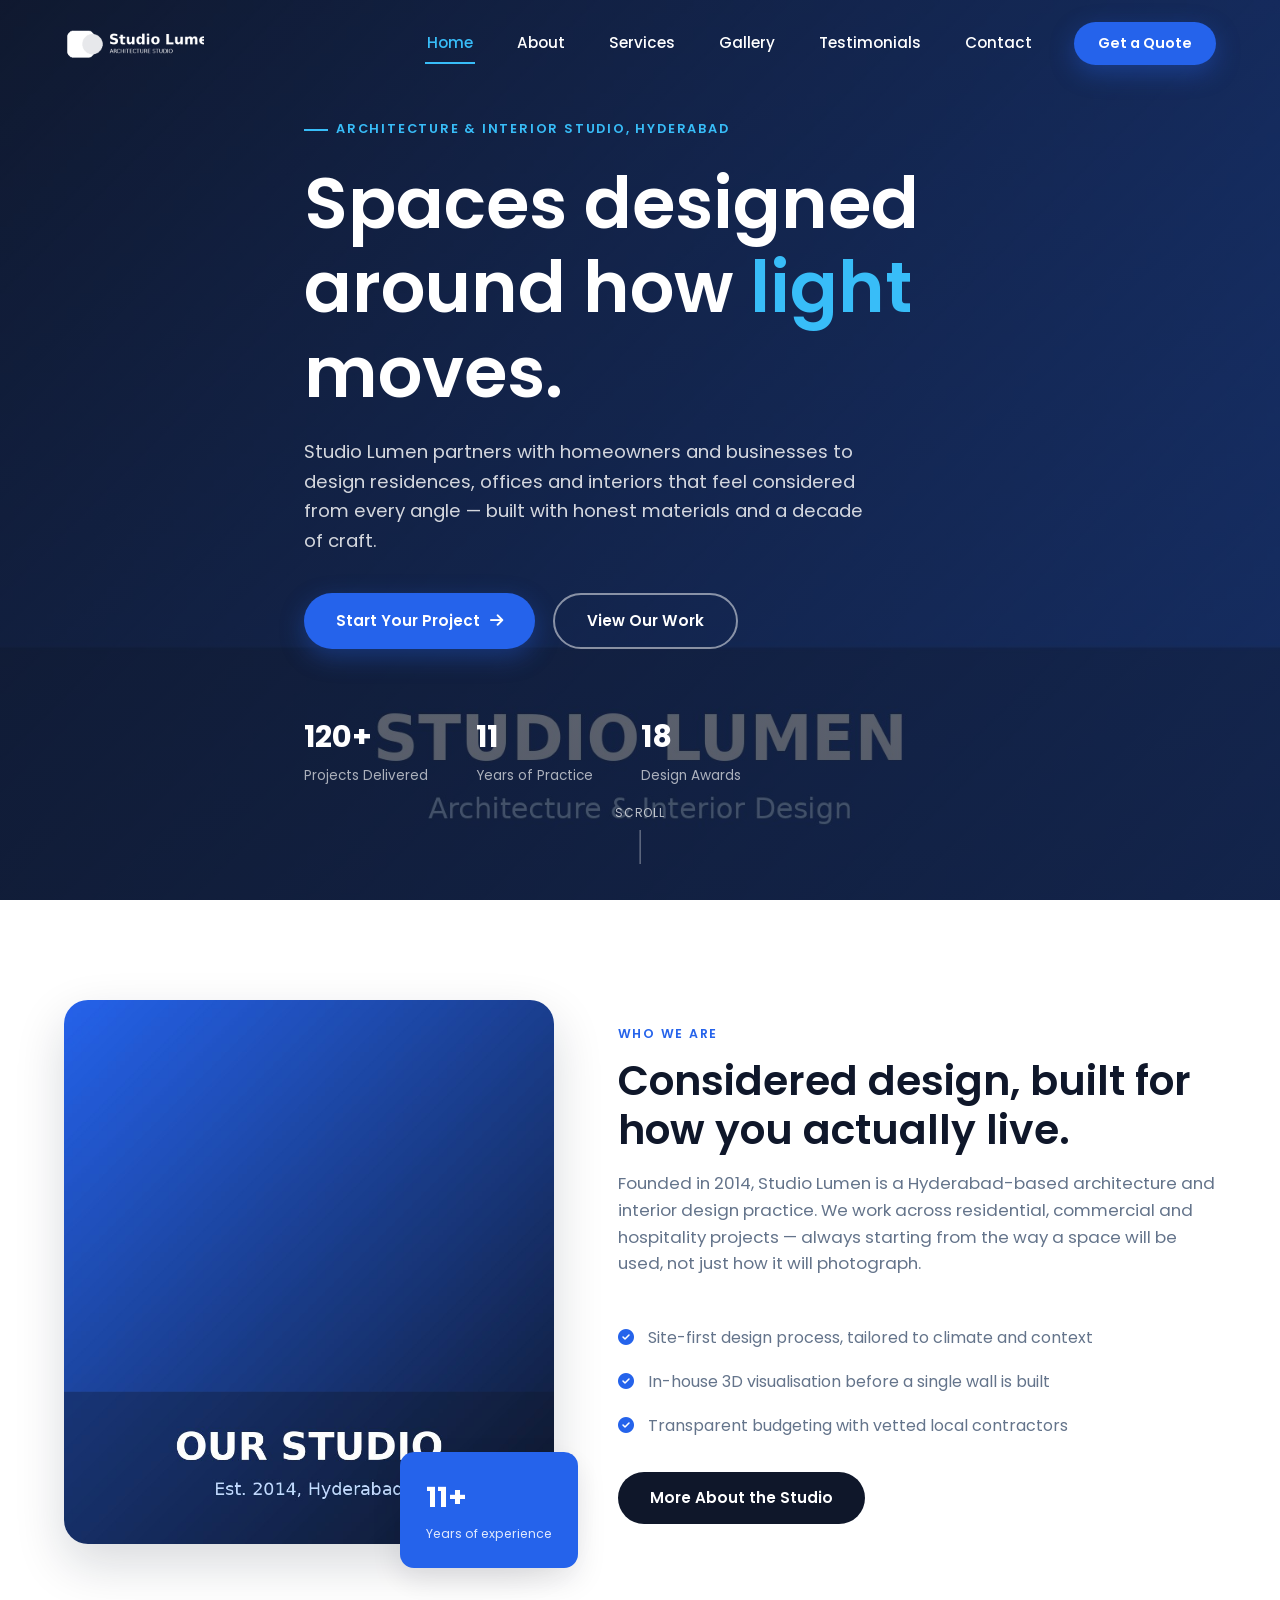
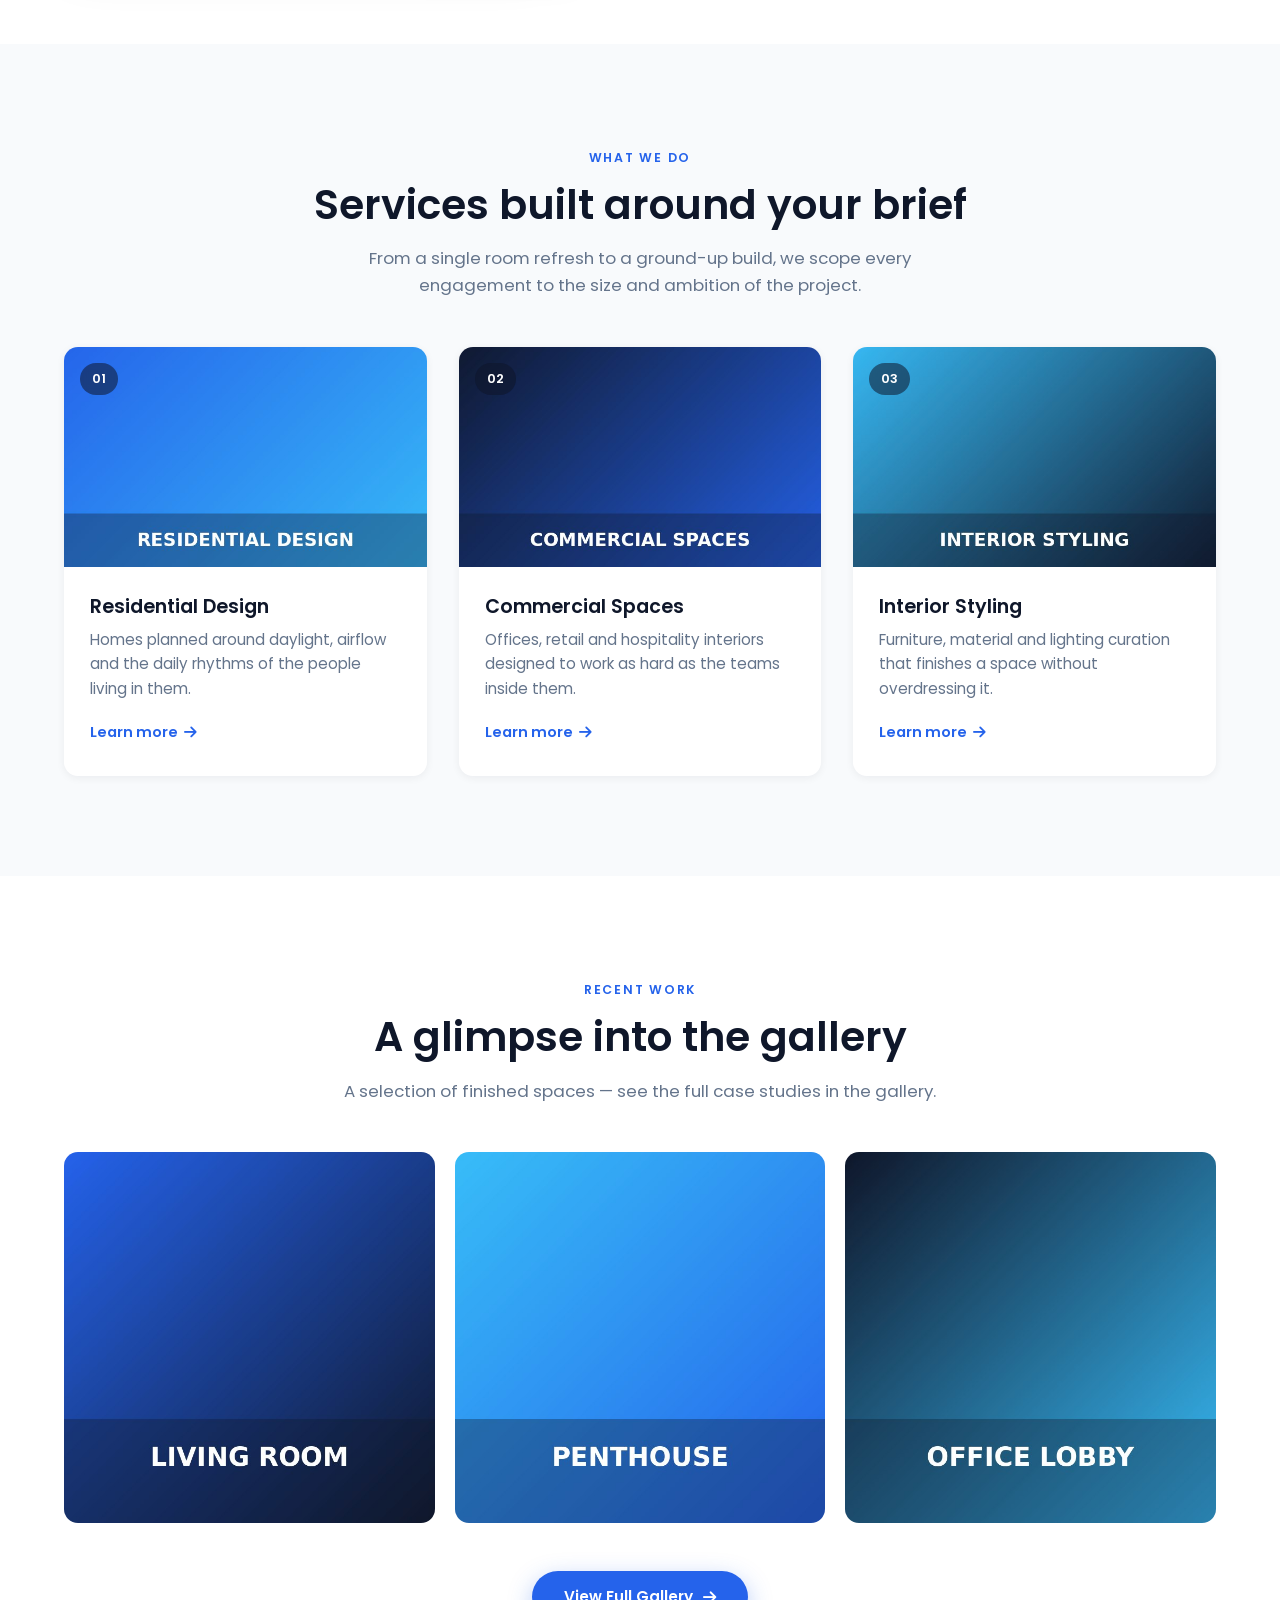
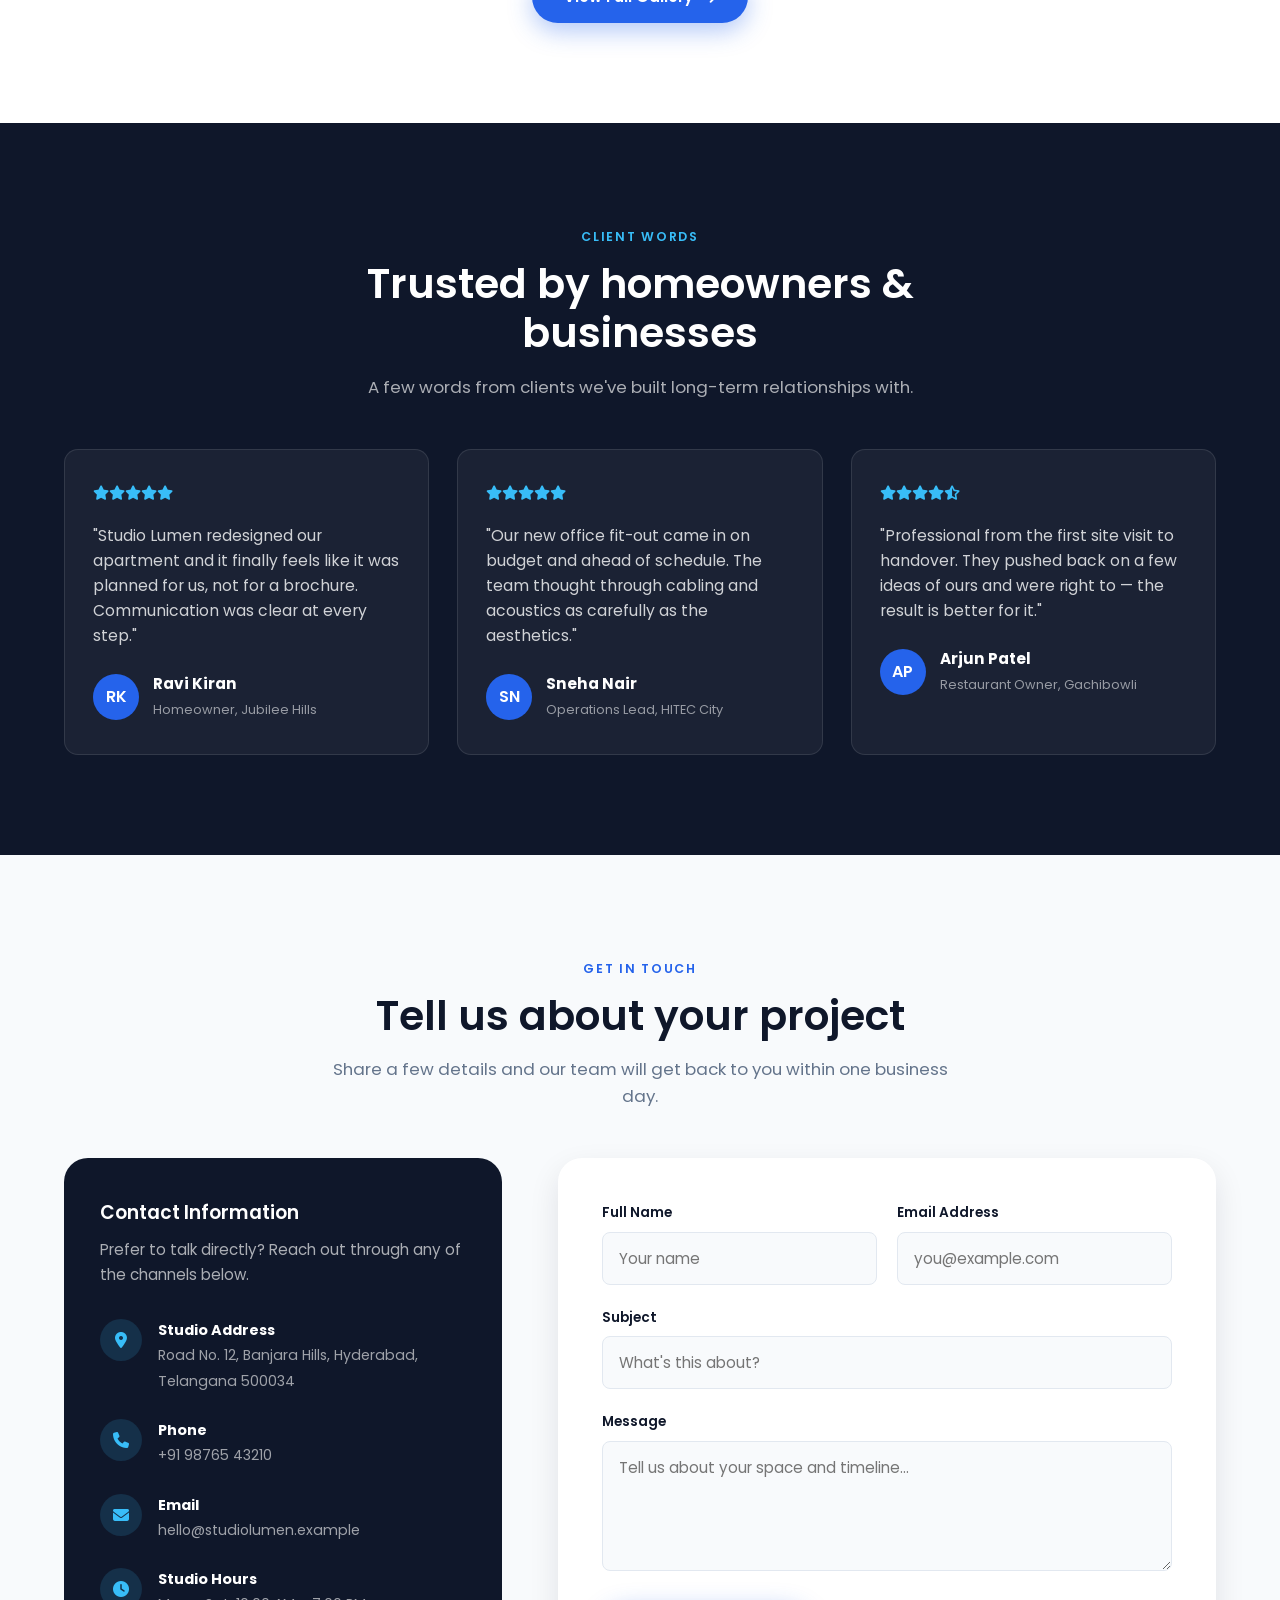
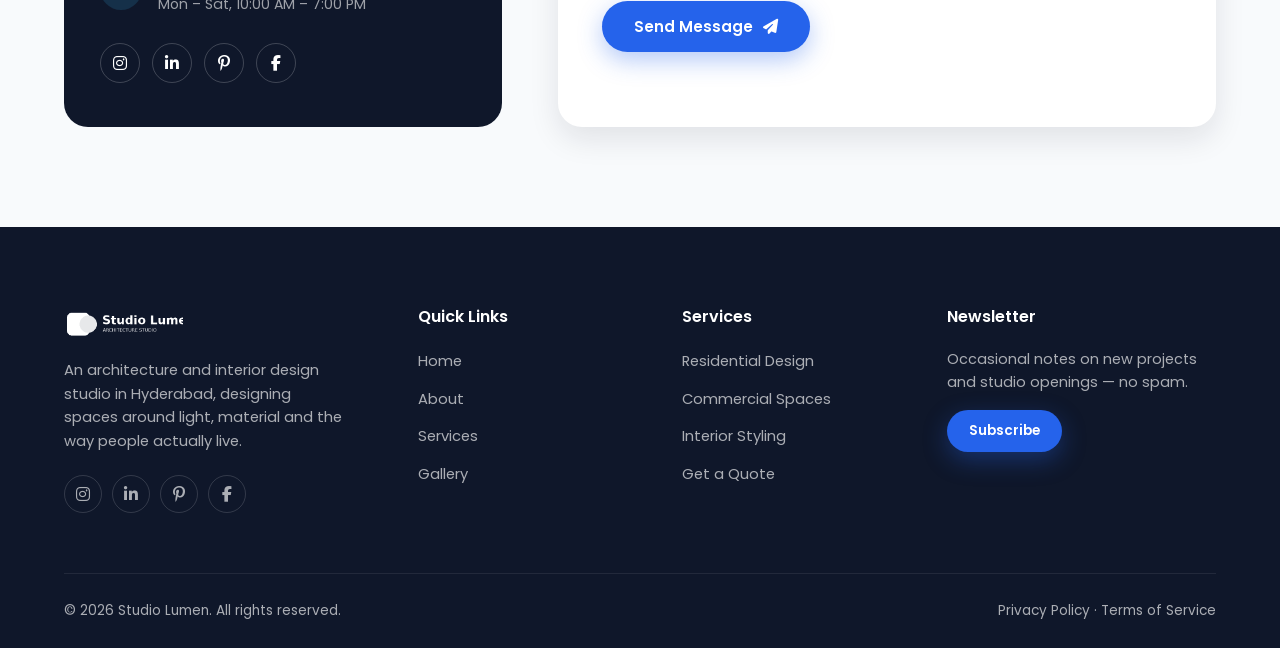
<file: Responsive-Landing-Page/Responsive-Landing-Page/index.html>
<!DOCTYPE html>
<html lang="en">
<head>
<meta charset="UTF-8">
<meta name="viewport" content="width=device-width, initial-scale=1.0">
<title>Studio Lumen — Architecture &amp; Interior Design</title>
<meta name="description" content="Studio Lumen designs residential, commercial and interior spaces across Hyderabad — thoughtful architecture rooted in light, material and craft.">

<!-- Google Fonts -->
<link rel="preconnect" href="https://fonts.googleapis.com">
<link rel="preconnect" href="https://fonts.gstatic.com" crossorigin>
<link href="https://fonts.googleapis.com/css2?family=Poppins:wght@300;400;500;600;700&display=swap" rel="stylesheet">

<!-- Font Awesome -->
<link rel="stylesheet" href="https://cdnjs.cloudflare.com/ajax/libs/font-awesome/6.5.1/css/all.min.css">

<!-- Stylesheets -->
<link rel="stylesheet" href="css/style.css">
<link rel="stylesheet" href="css/responsive.css">
<link rel="stylesheet" href="css/animations.css">
</head>
<body>

<!-- Scroll progress indicator -->
<div class="scroll-progress" id="scrollProgress"></div>

<!-- ============== NAVBAR ============== -->
<header class="navbar" id="navbar">
  <div class="container nav-inner">
    <a href="index.html" class="nav-logo">
      <img src="images/logo.png" alt="Studio Lumen logo">
    </a>

    <nav class="nav-menu" id="navMenu">
      <a href="index.html" class="nav-link active">Home</a>
      <a href="about.html" class="nav-link">About</a>
      <a href="services.html" class="nav-link">Services</a>
      <a href="gallery.html" class="nav-link">Gallery</a>
      <a href="index.html#testimonials" class="nav-link">Testimonials</a>
      <a href="contact.html" class="nav-link">Contact</a>
      <a href="contact.html" class="btn btn-primary nav-cta">Get a Quote</a>
    </nav>

    <button class="hamburger" id="hamburger" aria-label="Toggle navigation menu" aria-expanded="false">
      <span></span><span></span><span></span>
    </button>
  </div>
</header>

<div class="mobile-nav-overlay" id="mobileOverlay"></div>

<main>

  <!-- ============== HERO ============== -->
  <section class="hero" id="home">
    <div class="container hero-content">
      <span class="hero-eyebrow">Architecture &amp; Interior Studio, Hyderabad</span>
      <h1>Spaces designed around how <em>light</em> moves.</h1>
      <p>Studio Lumen partners with homeowners and businesses to design residences, offices and interiors that feel considered from every angle — built with honest materials and a decade of craft.</p>
      <div class="hero-actions">
        <a href="contact.html" class="btn btn-primary">Start Your Project <i class="fa-solid fa-arrow-right"></i></a>
        <a href="gallery.html" class="btn btn-outline">View Our Work</a>
      </div>
      <div class="hero-stats">
        <div><strong>120+</strong><span>Projects Delivered</span></div>
        <div><strong>11</strong><span>Years of Practice</span></div>
        <div><strong>18</strong><span>Design Awards</span></div>
      </div>
    </div>
    <div class="scroll-cue">
      <span>Scroll</span>
      <span class="line"></span>
    </div>
  </section>

  <!-- ============== ABOUT (preview) ============== -->
  <section class="about" id="about">
    <div class="container about-grid">
      <div class="about-image-wrap reveal-left">
        <img src="images/about.jpg" alt="Interior of a Studio Lumen designed space" loading="lazy">
        <div class="about-badge">
          <strong>11+</strong>
          <span>Years of experience</span>
        </div>
      </div>
      <div class="about-copy reveal-right">
        <span class="section-eyebrow">Who We Are</span>
        <h2 class="section-title">Considered design, built for how you actually live.</h2>
        <p class="section-subtitle">Founded in 2014, Studio Lumen is a Hyderabad-based architecture and interior design practice. We work across residential, commercial and hospitality projects — always starting from the way a space will be used, not just how it will photograph.</p>
        <ul class="about-list">
          <li><i class="fa-solid fa-circle-check"></i> Site-first design process, tailored to climate and context</li>
          <li><i class="fa-solid fa-circle-check"></i> In-house 3D visualisation before a single wall is built</li>
          <li><i class="fa-solid fa-circle-check"></i> Transparent budgeting with vetted local contractors</li>
        </ul>
        <a href="about.html" class="btn btn-dark">More About the Studio</a>
      </div>
    </div>
  </section>

  <!-- ============== SERVICES ============== -->
  <section class="services" id="services">
    <div class="container">
      <div class="section-header reveal">
        <span class="section-eyebrow">What We Do</span>
        <h2 class="section-title">Services built around your brief</h2>
        <p class="section-subtitle">From a single room refresh to a ground-up build, we scope every engagement to the size and ambition of the project.</p>
      </div>

      <div class="services-grid">
        <div class="service-card reveal">
          <div class="service-card-image">
            <span class="service-card-number">01</span>
            <img src="images/service1.jpg" alt="Residential design project" loading="lazy">
          </div>
          <div class="service-card-body">
            <h3>Residential Design</h3>
            <p>Homes planned around daylight, airflow and the daily rhythms of the people living in them.</p>
            <a href="services.html" class="service-card-link">Learn more <i class="fa-solid fa-arrow-right"></i></a>
          </div>
        </div>

        <div class="service-card reveal">
          <div class="service-card-image">
            <span class="service-card-number">02</span>
            <img src="images/service2.jpg" alt="Commercial space design project" loading="lazy">
          </div>
          <div class="service-card-body">
            <h3>Commercial Spaces</h3>
            <p>Offices, retail and hospitality interiors designed to work as hard as the teams inside them.</p>
            <a href="services.html" class="service-card-link">Learn more <i class="fa-solid fa-arrow-right"></i></a>
          </div>
        </div>

        <div class="service-card reveal">
          <div class="service-card-image">
            <span class="service-card-number">03</span>
            <img src="images/service3.jpg" alt="Interior styling project" loading="lazy">
          </div>
          <div class="service-card-body">
            <h3>Interior Styling</h3>
            <p>Furniture, material and lighting curation that finishes a space without overdressing it.</p>
            <a href="services.html" class="service-card-link">Learn more <i class="fa-solid fa-arrow-right"></i></a>
          </div>
        </div>
      </div>
    </div>
  </section>

  <!-- ============== GALLERY (preview) ============== -->
  <section class="gallery" id="gallery">
    <div class="container">
      <div class="section-header reveal">
        <span class="section-eyebrow">Recent Work</span>
        <h2 class="section-title">A glimpse into the gallery</h2>
        <p class="section-subtitle">A selection of finished spaces — see the full case studies in the gallery.</p>
      </div>

      <div class="gallery-grid">
        <div class="gallery-item reveal-zoom">
          <img src="images/gallery1.jpg" alt="Living room interior" loading="lazy">
          <div class="gallery-overlay"><h4>Jubilee Hills Residence</h4></div>
        </div>
        <div class="gallery-item reveal-zoom">
          <img src="images/gallery2.jpg" alt="Penthouse interior" loading="lazy">
          <div class="gallery-overlay"><h4>Banjara Hills Penthouse</h4></div>
        </div>
        <div class="gallery-item reveal-zoom">
          <img src="images/gallery3.jpg" alt="Office lobby interior" loading="lazy">
          <div class="gallery-overlay"><h4>HITEC City Office Lobby</h4></div>
        </div>
      </div>

      <div style="text-align:center; margin-top:48px;" class="reveal">
        <a href="gallery.html" class="btn btn-primary">View Full Gallery <i class="fa-solid fa-arrow-right"></i></a>
      </div>
    </div>
  </section>

  <!-- ============== TESTIMONIALS ============== -->
  <section class="testimonials" id="testimonials">
    <div class="container">
      <div class="section-header reveal">
        <span class="section-eyebrow">Client Words</span>
        <h2 class="section-title">Trusted by homeowners &amp; businesses</h2>
        <p class="section-subtitle">A few words from clients we've built long-term relationships with.</p>
      </div>

      <div class="testimonial-grid">
        <div class="testimonial-card reveal">
          <div class="testimonial-stars">
            <i class="fa-solid fa-star"></i><i class="fa-solid fa-star"></i><i class="fa-solid fa-star"></i><i class="fa-solid fa-star"></i><i class="fa-solid fa-star"></i>
          </div>
          <p>"Studio Lumen redesigned our apartment and it finally feels like it was planned for us, not for a brochure. Communication was clear at every step."</p>
          <div class="testimonial-author">
            <div class="testimonial-avatar">RK</div>
            <div>
              <strong>Ravi Kiran</strong>
              <span>Homeowner, Jubilee Hills</span>
            </div>
          </div>
        </div>

        <div class="testimonial-card reveal">
          <div class="testimonial-stars">
            <i class="fa-solid fa-star"></i><i class="fa-solid fa-star"></i><i class="fa-solid fa-star"></i><i class="fa-solid fa-star"></i><i class="fa-solid fa-star"></i>
          </div>
          <p>"Our new office fit-out came in on budget and ahead of schedule. The team thought through cabling and acoustics as carefully as the aesthetics."</p>
          <div class="testimonial-author">
            <div class="testimonial-avatar">SN</div>
            <div>
              <strong>Sneha Nair</strong>
              <span>Operations Lead, HITEC City</span>
            </div>
          </div>
        </div>

        <div class="testimonial-card reveal">
          <div class="testimonial-stars">
            <i class="fa-solid fa-star"></i><i class="fa-solid fa-star"></i><i class="fa-solid fa-star"></i><i class="fa-solid fa-star"></i><i class="fa-solid fa-star-half-stroke"></i>
          </div>
          <p>"Professional from the first site visit to handover. They pushed back on a few ideas of ours and were right to — the result is better for it."</p>
          <div class="testimonial-author">
            <div class="testimonial-avatar">AP</div>
            <div>
              <strong>Arjun Patel</strong>
              <span>Restaurant Owner, Gachibowli</span>
            </div>
          </div>
        </div>
      </div>
    </div>
  </section>

  <!-- ============== CONTACT ============== -->
  <section class="contact" id="contact">
    <div class="container">
      <div class="section-header reveal">
        <span class="section-eyebrow">Get In Touch</span>
        <h2 class="section-title">Tell us about your project</h2>
        <p class="section-subtitle">Share a few details and our team will get back to you within one business day.</p>
      </div>

      <div class="contact-grid">
        <div class="contact-info-card reveal-left">
          <h3>Contact Information</h3>
          <p>Prefer to talk directly? Reach out through any of the channels below.</p>

          <div class="contact-info-item">
            <i class="fa-solid fa-location-dot"></i>
            <div><strong>Studio Address</strong><span>Road No. 12, Banjara Hills, Hyderabad, Telangana 500034</span></div>
          </div>
          <div class="contact-info-item">
            <i class="fa-solid fa-phone"></i>
            <div><strong>Phone</strong><span>+91 98765 43210</span></div>
          </div>
          <div class="contact-info-item">
            <i class="fa-solid fa-envelope"></i>
            <div><strong>Email</strong><span>hello@studiolumen.example</span></div>
          </div>
          <div class="contact-info-item">
            <i class="fa-solid fa-clock"></i>
            <div><strong>Studio Hours</strong><span>Mon – Sat, 10:00 AM – 7:00 PM</span></div>
          </div>

          <div class="contact-social">
            <a href="#" aria-label="Instagram"><i class="fa-brands fa-instagram"></i></a>
            <a href="#" aria-label="LinkedIn"><i class="fa-brands fa-linkedin-in"></i></a>
            <a href="#" aria-label="Pinterest"><i class="fa-brands fa-pinterest-p"></i></a>
            <a href="#" aria-label="Facebook"><i class="fa-brands fa-facebook-f"></i></a>
          </div>
        </div>

        <div class="contact-form-wrap reveal-right">
          <div class="form-success" id="formSuccess">
            <i class="fa-solid fa-circle-check"></i>
            <span>Thank you! Your message has been sent — we'll be in touch shortly.</span>
          </div>

          <form id="contactForm" novalidate>
            <div class="form-row">
              <div class="form-group">
                <label for="name">Full Name</label>
                <input type="text" id="name" name="name" placeholder="Your name">
                <span class="error-message"></span>
              </div>
              <div class="form-group">
                <label for="email">Email Address</label>
                <input type="email" id="email" name="email" placeholder="you@example.com">
                <span class="error-message"></span>
              </div>
            </div>

            <div class="form-group">
              <label for="subject">Subject</label>
              <input type="text" id="subject" name="subject" placeholder="What's this about?">
              <span class="error-message"></span>
            </div>

            <div class="form-group">
              <label for="message">Message</label>
              <textarea id="message" name="message" placeholder="Tell us about your space and timeline..."></textarea>
              <span class="error-message"></span>
            </div>

            <button type="submit" class="btn btn-primary">Send Message <i class="fa-solid fa-paper-plane"></i></button>
          </form>
        </div>
      </div>
    </div>
  </section>

</main>

<!-- ============== FOOTER ============== -->
<footer class="footer">
  <div class="container">
    <div class="footer-grid">
      <div class="footer-brand">
        <img src="images/logo.png" alt="Studio Lumen logo">
        <p>An architecture and interior design studio in Hyderabad, designing spaces around light, material and the way people actually live.</p>
        <div class="footer-social">
          <a href="#" aria-label="Instagram"><i class="fa-brands fa-instagram"></i></a>
          <a href="#" aria-label="LinkedIn"><i class="fa-brands fa-linkedin-in"></i></a>
          <a href="#" aria-label="Pinterest"><i class="fa-brands fa-pinterest-p"></i></a>
          <a href="#" aria-label="Facebook"><i class="fa-brands fa-facebook-f"></i></a>
        </div>
      </div>

      <div class="footer-col">
        <h4>Quick Links</h4>
        <ul>
          <li><a href="index.html">Home</a></li>
          <li><a href="about.html">About</a></li>
          <li><a href="services.html">Services</a></li>
          <li><a href="gallery.html">Gallery</a></li>
        </ul>
      </div>

      <div class="footer-col">
        <h4>Services</h4>
        <ul>
          <li><a href="services.html">Residential Design</a></li>
          <li><a href="services.html">Commercial Spaces</a></li>
          <li><a href="services.html">Interior Styling</a></li>
          <li><a href="contact.html">Get a Quote</a></li>
        </ul>
      </div>

      <div class="footer-col">
        <h4>Newsletter</h4>
        <p style="font-size:0.9rem; margin-bottom:16px;">Occasional notes on new projects and studio openings — no spam.</p>
        <a href="contact.html" class="btn btn-primary" style="padding:10px 22px; font-size:0.85rem;">Subscribe</a>
      </div>
    </div>

    <div class="container footer-bottom">
      <span>&copy; <span id="year"></span> Studio Lumen. All rights reserved.</span>
      <span><a href="#">Privacy Policy</a> &middot; <a href="#">Terms of Service</a></span>
    </div>
  </div>
</footer>

<button class="back-to-top" id="backToTop" aria-label="Back to top">
  <i class="fa-solid fa-arrow-up"></i>
</button>

<script src="js/script.js"></script>
<script src="js/scroll.js"></script>
<script>document.getElementById('year').textContent = new Date().getFullYear();</script>
</body>
</html>
</file>
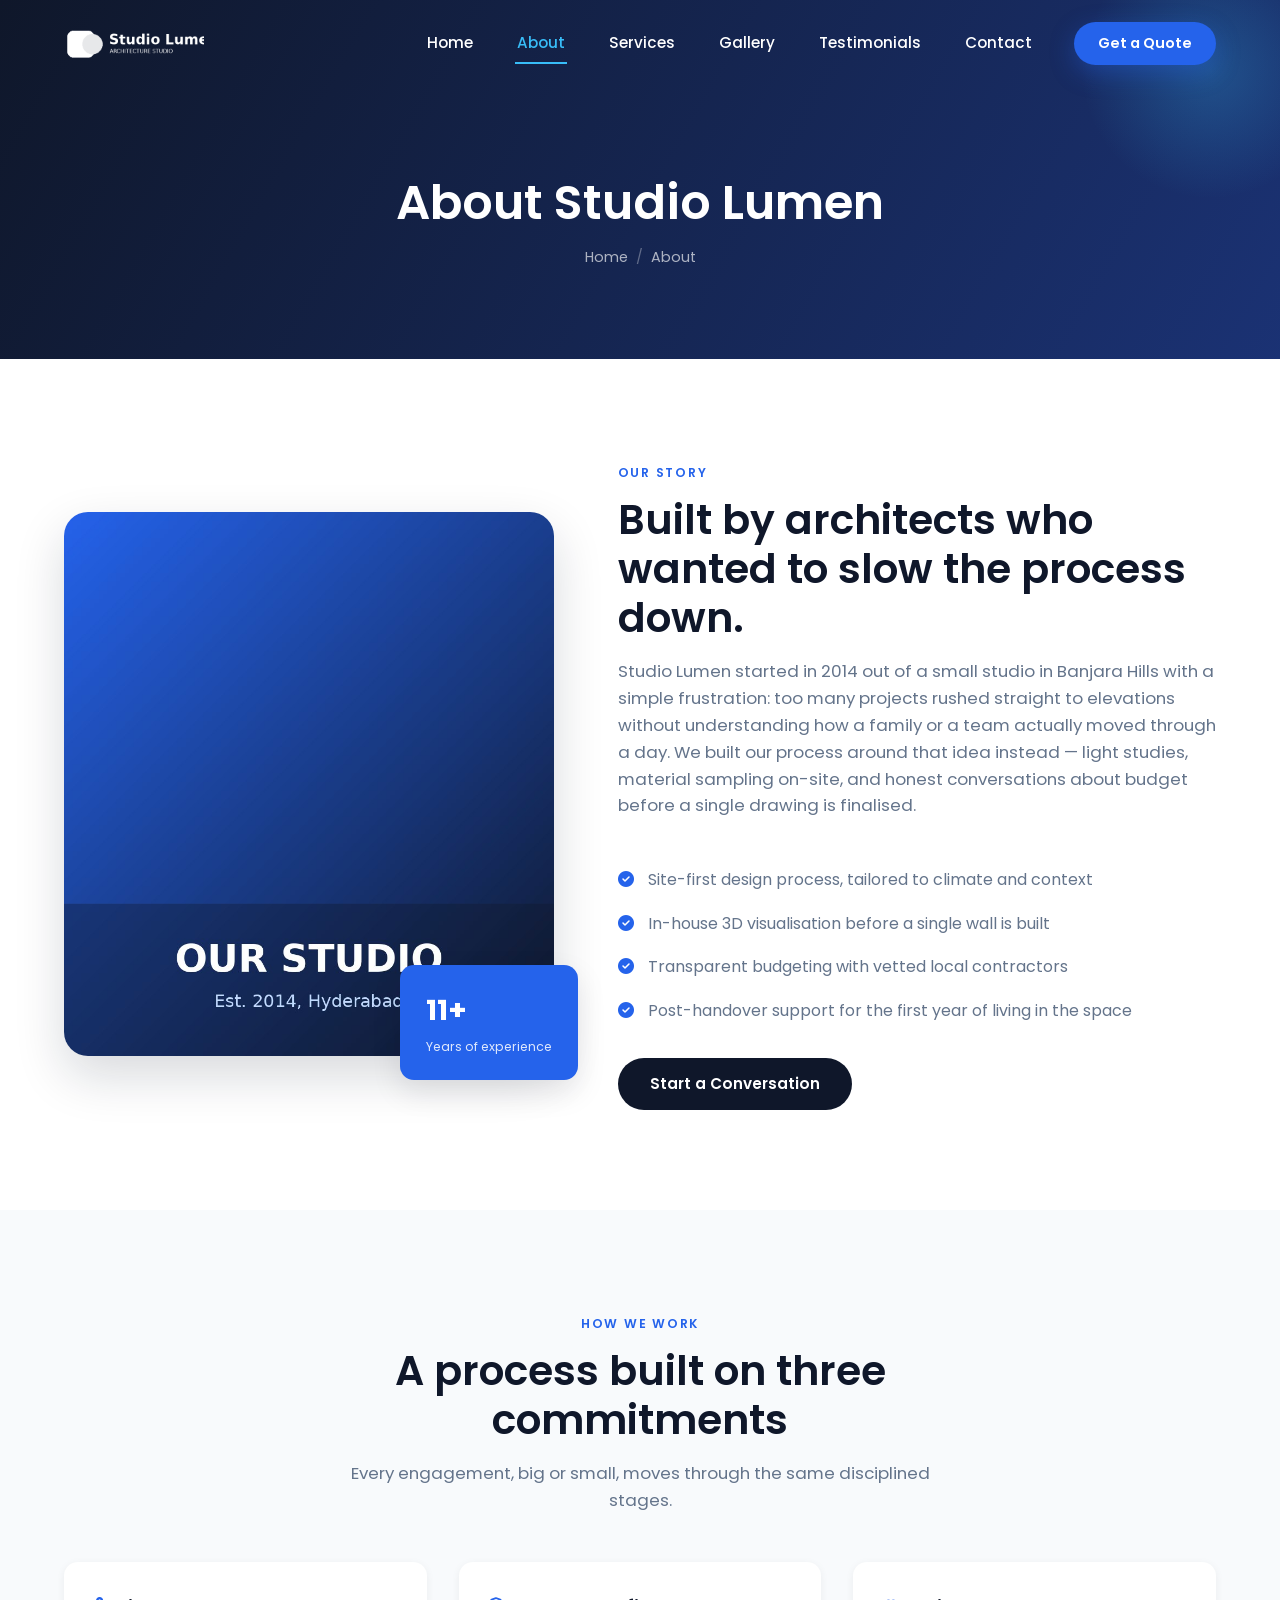
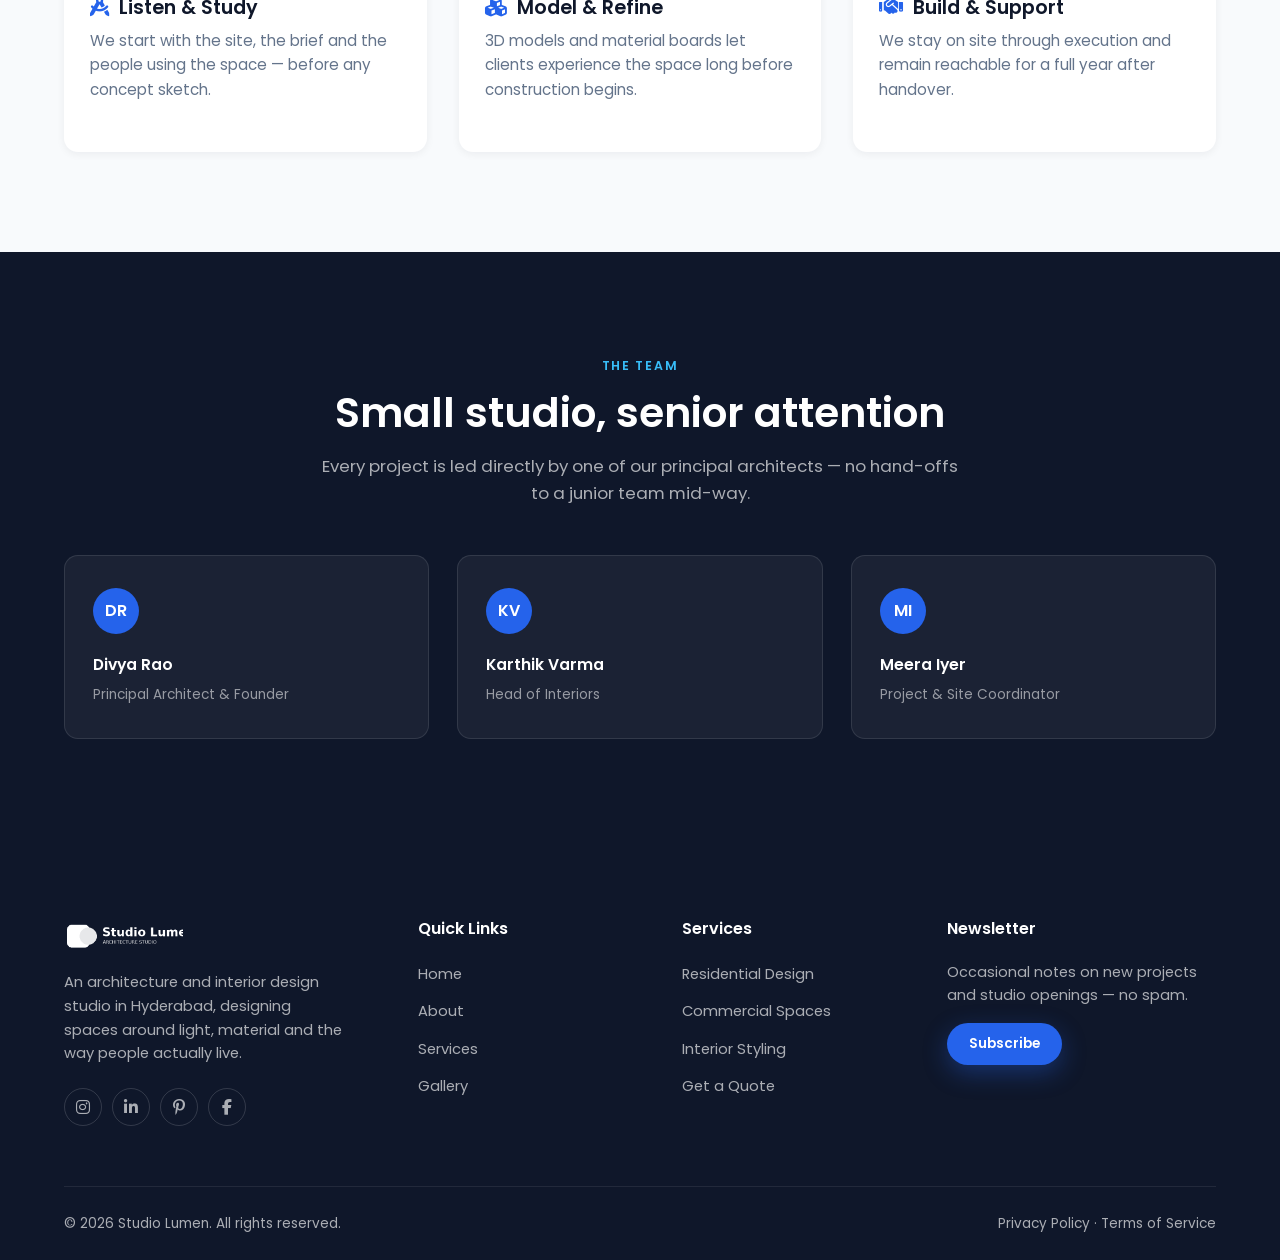
<file: Responsive-Landing-Page/Responsive-Landing-Page/about.html>
<!DOCTYPE html>
<html lang="en">
<head>
<meta charset="UTF-8">
<meta name="viewport" content="width=device-width, initial-scale=1.0">
<title>About Us — Studio Lumen</title>
<meta name="description" content="Learn about Studio Lumen, a Hyderabad-based architecture and interior design studio founded in 2014.">

<link rel="preconnect" href="https://fonts.googleapis.com">
<link rel="preconnect" href="https://fonts.gstatic.com" crossorigin>
<link href="https://fonts.googleapis.com/css2?family=Poppins:wght@300;400;500;600;700&display=swap" rel="stylesheet">
<link rel="stylesheet" href="https://cdnjs.cloudflare.com/ajax/libs/font-awesome/6.5.1/css/all.min.css">

<link rel="stylesheet" href="css/style.css">
<link rel="stylesheet" href="css/responsive.css">
<link rel="stylesheet" href="css/animations.css">
</head>
<body>

<div class="scroll-progress" id="scrollProgress"></div>

<header class="navbar" id="navbar">
  <div class="container nav-inner">
    <a href="index.html" class="nav-logo">
      <img src="images/logo.png" alt="Studio Lumen logo">
    </a>
    <nav class="nav-menu" id="navMenu">
      <a href="index.html" class="nav-link">Home</a>
      <a href="about.html" class="nav-link active">About</a>
      <a href="services.html" class="nav-link">Services</a>
      <a href="gallery.html" class="nav-link">Gallery</a>
      <a href="index.html#testimonials" class="nav-link">Testimonials</a>
      <a href="contact.html" class="nav-link">Contact</a>
      <a href="contact.html" class="btn btn-primary nav-cta">Get a Quote</a>
    </nav>
    <button class="hamburger" id="hamburger" aria-label="Toggle navigation menu" aria-expanded="false">
      <span></span><span></span><span></span>
    </button>
  </div>
</header>
<div class="mobile-nav-overlay" id="mobileOverlay"></div>

<main>

  <section class="page-header">
    <div class="container">
      <h1>About Studio Lumen</h1>
      <div class="breadcrumb">
        <a href="index.html">Home</a><span class="sep">/</span><span>About</span>
      </div>
    </div>
  </section>

  <section class="about" id="about">
    <div class="container about-grid">
      <div class="about-image-wrap reveal-left">
        <img src="images/about.jpg" alt="Interior of a Studio Lumen designed space" loading="lazy">
        <div class="about-badge">
          <strong>11+</strong>
          <span>Years of experience</span>
        </div>
      </div>
      <div class="about-copy reveal-right">
        <span class="section-eyebrow">Our Story</span>
        <h2 class="section-title">Built by architects who wanted to slow the process down.</h2>
        <p class="section-subtitle">Studio Lumen started in 2014 out of a small studio in Banjara Hills with a simple frustration: too many projects rushed straight to elevations without understanding how a family or a team actually moved through a day. We built our process around that idea instead — light studies, material sampling on-site, and honest conversations about budget before a single drawing is finalised.</p>
        <ul class="about-list">
          <li><i class="fa-solid fa-circle-check"></i> Site-first design process, tailored to climate and context</li>
          <li><i class="fa-solid fa-circle-check"></i> In-house 3D visualisation before a single wall is built</li>
          <li><i class="fa-solid fa-circle-check"></i> Transparent budgeting with vetted local contractors</li>
          <li><i class="fa-solid fa-circle-check"></i> Post-handover support for the first year of living in the space</li>
        </ul>
        <a href="contact.html" class="btn btn-dark">Start a Conversation</a>
      </div>
    </div>
  </section>

  <section class="services">
    <div class="container">
      <div class="section-header reveal">
        <span class="section-eyebrow">How We Work</span>
        <h2 class="section-title">A process built on three commitments</h2>
        <p class="section-subtitle">Every engagement, big or small, moves through the same disciplined stages.</p>
      </div>
      <div class="services-grid">
        <div class="service-card reveal">
          <div class="service-card-body" style="padding-top:34px;">
            <h3><i class="fa-solid fa-compass-drafting" style="color:var(--color-primary); margin-right:10px;"></i>Listen &amp; Study</h3>
            <p>We start with the site, the brief and the people using the space — before any concept sketch.</p>
          </div>
        </div>
        <div class="service-card reveal">
          <div class="service-card-body" style="padding-top:34px;">
            <h3><i class="fa-solid fa-cubes" style="color:var(--color-primary); margin-right:10px;"></i>Model &amp; Refine</h3>
            <p>3D models and material boards let clients experience the space long before construction begins.</p>
          </div>
        </div>
        <div class="service-card reveal">
          <div class="service-card-body" style="padding-top:34px;">
            <h3><i class="fa-solid fa-handshake" style="color:var(--color-primary); margin-right:10px;"></i>Build &amp; Support</h3>
            <p>We stay on site through execution and remain reachable for a full year after handover.</p>
          </div>
        </div>
      </div>
    </div>
  </section>

  <section class="testimonials">
    <div class="container">
      <div class="section-header reveal">
        <span class="section-eyebrow">The Team</span>
        <h2 class="section-title">Small studio, senior attention</h2>
        <p class="section-subtitle">Every project is led directly by one of our principal architects — no hand-offs to a junior team mid-way.</p>
      </div>
      <div class="testimonial-grid">
        <div class="testimonial-card reveal">
          <div class="testimonial-avatar" style="margin-bottom:18px;">DR</div>
          <p style="color:var(--color-white); font-weight:600; margin-bottom:4px;">Divya Rao</p>
          <span style="font-size:0.85rem; color:rgba(255,255,255,0.55);">Principal Architect &amp; Founder</span>
        </div>
        <div class="testimonial-card reveal">
          <div class="testimonial-avatar" style="margin-bottom:18px;">KV</div>
          <p style="color:var(--color-white); font-weight:600; margin-bottom:4px;">Karthik Varma</p>
          <span style="font-size:0.85rem; color:rgba(255,255,255,0.55);">Head of Interiors</span>
        </div>
        <div class="testimonial-card reveal">
          <div class="testimonial-avatar" style="margin-bottom:18px;">MI</div>
          <p style="color:var(--color-white); font-weight:600; margin-bottom:4px;">Meera Iyer</p>
          <span style="font-size:0.85rem; color:rgba(255,255,255,0.55);">Project &amp; Site Coordinator</span>
        </div>
      </div>
    </div>
  </section>

</main>

<footer class="footer">
  <div class="container">
    <div class="footer-grid">
      <div class="footer-brand">
        <img src="images/logo.png" alt="Studio Lumen logo">
        <p>An architecture and interior design studio in Hyderabad, designing spaces around light, material and the way people actually live.</p>
        <div class="footer-social">
          <a href="#" aria-label="Instagram"><i class="fa-brands fa-instagram"></i></a>
          <a href="#" aria-label="LinkedIn"><i class="fa-brands fa-linkedin-in"></i></a>
          <a href="#" aria-label="Pinterest"><i class="fa-brands fa-pinterest-p"></i></a>
          <a href="#" aria-label="Facebook"><i class="fa-brands fa-facebook-f"></i></a>
        </div>
      </div>
      <div class="footer-col">
        <h4>Quick Links</h4>
        <ul>
          <li><a href="index.html">Home</a></li>
          <li><a href="about.html">About</a></li>
          <li><a href="services.html">Services</a></li>
          <li><a href="gallery.html">Gallery</a></li>
        </ul>
      </div>
      <div class="footer-col">
        <h4>Services</h4>
        <ul>
          <li><a href="services.html">Residential Design</a></li>
          <li><a href="services.html">Commercial Spaces</a></li>
          <li><a href="services.html">Interior Styling</a></li>
          <li><a href="contact.html">Get a Quote</a></li>
        </ul>
      </div>
      <div class="footer-col">
        <h4>Newsletter</h4>
        <p style="font-size:0.9rem; margin-bottom:16px;">Occasional notes on new projects and studio openings — no spam.</p>
        <a href="contact.html" class="btn btn-primary" style="padding:10px 22px; font-size:0.85rem;">Subscribe</a>
      </div>
    </div>
    <div class="container footer-bottom">
      <span>&copy; <span id="year"></span> Studio Lumen. All rights reserved.</span>
      <span><a href="#">Privacy Policy</a> &middot; <a href="#">Terms of Service</a></span>
    </div>
  </div>
</footer>

<button class="back-to-top" id="backToTop" aria-label="Back to top">
  <i class="fa-solid fa-arrow-up"></i>
</button>

<script src="js/script.js"></script>
<script src="js/scroll.js"></script>
<script>document.getElementById('year').textContent = new Date().getFullYear();</script>
</body>
</html>
</file>
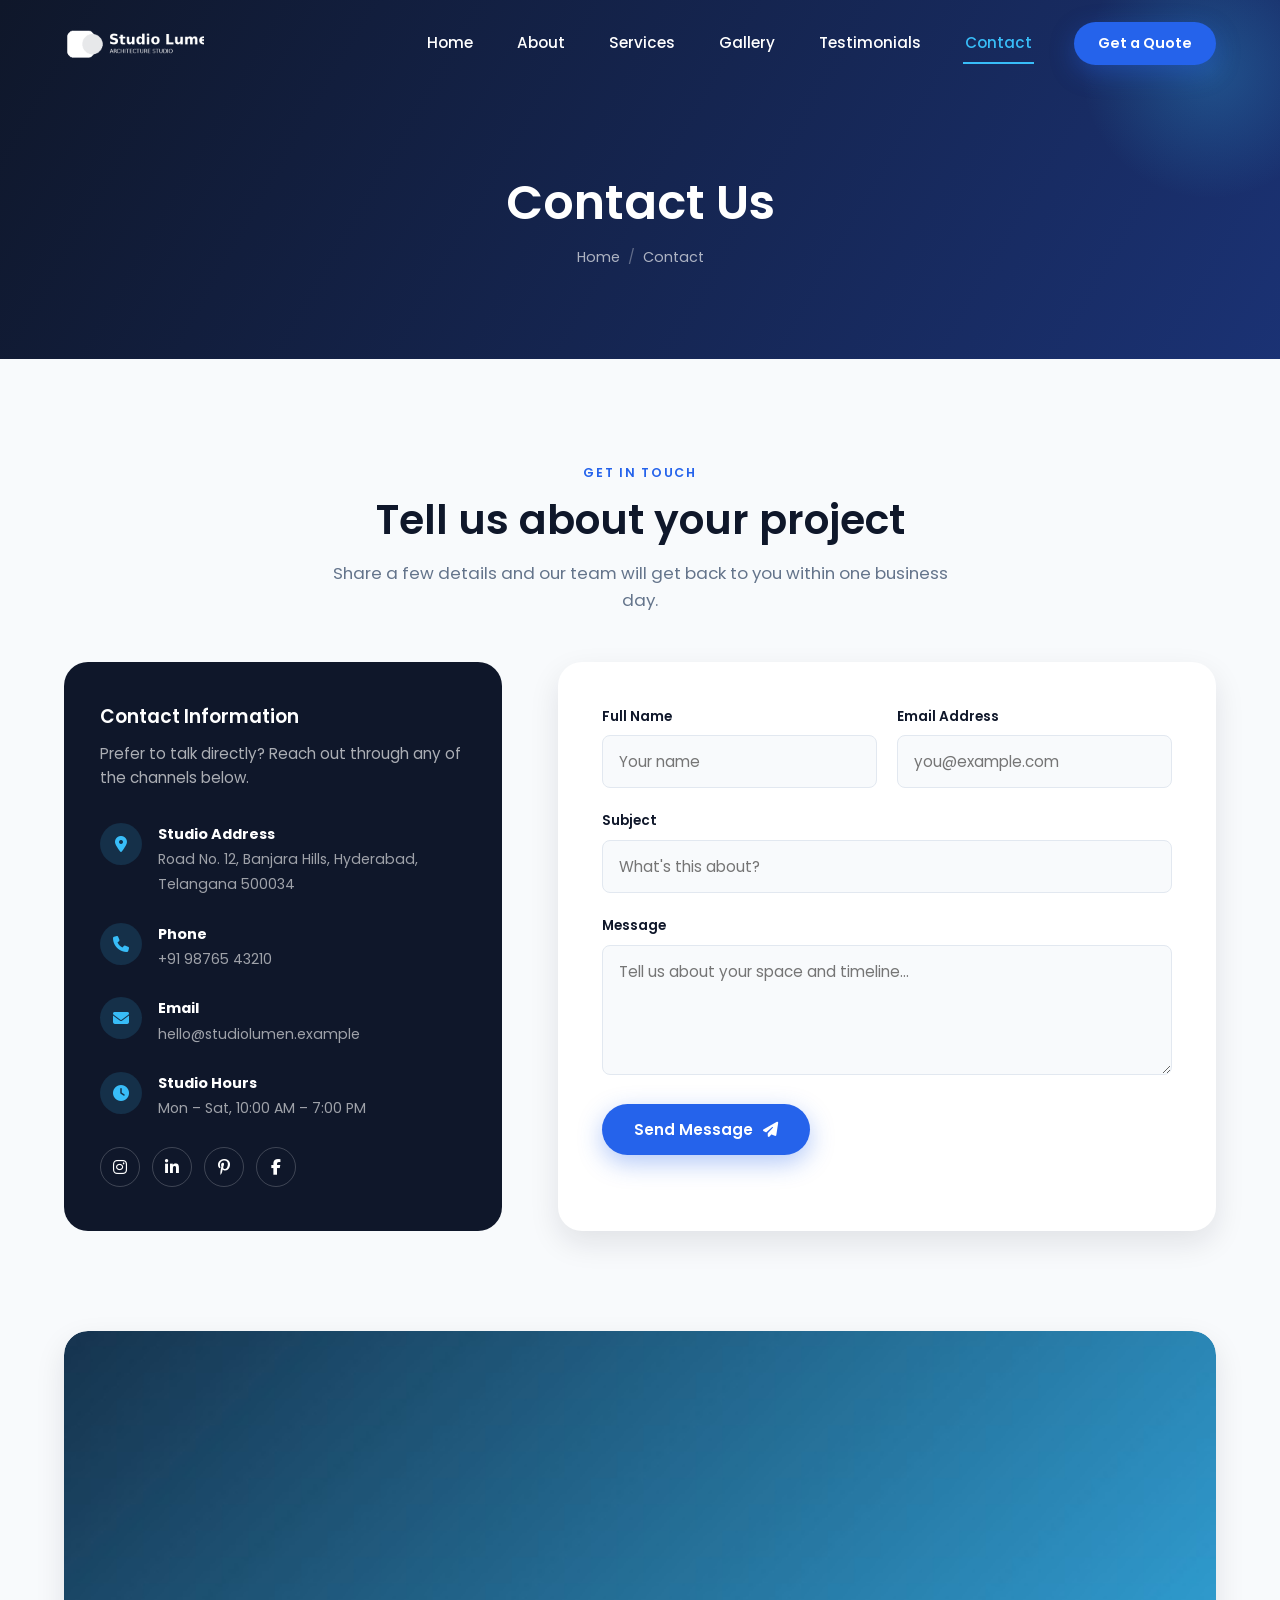
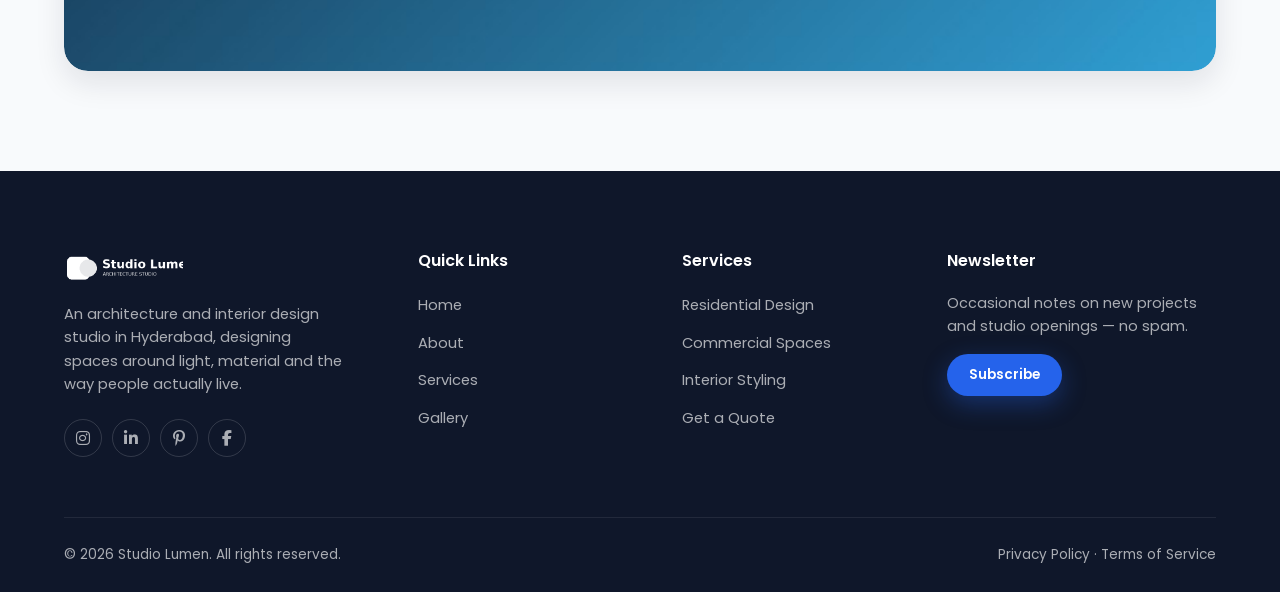
<file: Responsive-Landing-Page/Responsive-Landing-Page/contact.html>
<!DOCTYPE html>
<html lang="en">
<head>
<meta charset="UTF-8">
<meta name="viewport" content="width=device-width, initial-scale=1.0">
<title>Contact — Studio Lumen</title>
<meta name="description" content="Get in touch with Studio Lumen to discuss your residential, commercial or interior design project.">

<link rel="preconnect" href="https://fonts.googleapis.com">
<link rel="preconnect" href="https://fonts.gstatic.com" crossorigin>
<link href="https://fonts.googleapis.com/css2?family=Poppins:wght@300;400;500;600;700&display=swap" rel="stylesheet">
<link rel="stylesheet" href="https://cdnjs.cloudflare.com/ajax/libs/font-awesome/6.5.1/css/all.min.css">

<link rel="stylesheet" href="css/style.css">
<link rel="stylesheet" href="css/responsive.css">
<link rel="stylesheet" href="css/animations.css">
</head>
<body>

<div class="scroll-progress" id="scrollProgress"></div>

<header class="navbar" id="navbar">
  <div class="container nav-inner">
    <a href="index.html" class="nav-logo">
      <img src="images/logo.png" alt="Studio Lumen logo">
    </a>
    <nav class="nav-menu" id="navMenu">
      <a href="index.html" class="nav-link">Home</a>
      <a href="about.html" class="nav-link">About</a>
      <a href="services.html" class="nav-link">Services</a>
      <a href="gallery.html" class="nav-link">Gallery</a>
      <a href="index.html#testimonials" class="nav-link">Testimonials</a>
      <a href="contact.html" class="nav-link active">Contact</a>
      <a href="contact.html" class="btn btn-primary nav-cta">Get a Quote</a>
    </nav>
    <button class="hamburger" id="hamburger" aria-label="Toggle navigation menu" aria-expanded="false">
      <span></span><span></span><span></span>
    </button>
  </div>
</header>
<div class="mobile-nav-overlay" id="mobileOverlay"></div>

<main>

  <section class="page-header">
    <div class="container">
      <h1>Contact Us</h1>
      <div class="breadcrumb">
        <a href="index.html">Home</a><span class="sep">/</span><span>Contact</span>
      </div>
    </div>
  </section>

  <section class="contact" id="contact">
    <div class="container">
      <div class="section-header reveal">
        <span class="section-eyebrow">Get In Touch</span>
        <h2 class="section-title">Tell us about your project</h2>
        <p class="section-subtitle">Share a few details and our team will get back to you within one business day.</p>
      </div>

      <div class="contact-grid">
        <div class="contact-info-card reveal-left">
          <h3>Contact Information</h3>
          <p>Prefer to talk directly? Reach out through any of the channels below.</p>

          <div class="contact-info-item">
            <i class="fa-solid fa-location-dot"></i>
            <div><strong>Studio Address</strong><span>Road No. 12, Banjara Hills, Hyderabad, Telangana 500034</span></div>
          </div>
          <div class="contact-info-item">
            <i class="fa-solid fa-phone"></i>
            <div><strong>Phone</strong><span>+91 98765 43210</span></div>
          </div>
          <div class="contact-info-item">
            <i class="fa-solid fa-envelope"></i>
            <div><strong>Email</strong><span>hello@studiolumen.example</span></div>
          </div>
          <div class="contact-info-item">
            <i class="fa-solid fa-clock"></i>
            <div><strong>Studio Hours</strong><span>Mon – Sat, 10:00 AM – 7:00 PM</span></div>
          </div>

          <div class="contact-social">
            <a href="#" aria-label="Instagram"><i class="fa-brands fa-instagram"></i></a>
            <a href="#" aria-label="LinkedIn"><i class="fa-brands fa-linkedin-in"></i></a>
            <a href="#" aria-label="Pinterest"><i class="fa-brands fa-pinterest-p"></i></a>
            <a href="#" aria-label="Facebook"><i class="fa-brands fa-facebook-f"></i></a>
          </div>
        </div>

        <div class="contact-form-wrap reveal-right">
          <div class="form-success" id="formSuccess">
            <i class="fa-solid fa-circle-check"></i>
            <span>Thank you! Your message has been sent — we'll be in touch shortly.</span>
          </div>

          <form id="contactForm" novalidate>
            <div class="form-row">
              <div class="form-group">
                <label for="name">Full Name</label>
                <input type="text" id="name" name="name" placeholder="Your name">
                <span class="error-message"></span>
              </div>
              <div class="form-group">
                <label for="email">Email Address</label>
                <input type="email" id="email" name="email" placeholder="you@example.com">
                <span class="error-message"></span>
              </div>
            </div>

            <div class="form-group">
              <label for="subject">Subject</label>
              <input type="text" id="subject" name="subject" placeholder="What's this about?">
              <span class="error-message"></span>
            </div>

            <div class="form-group">
              <label for="message">Message</label>
              <textarea id="message" name="message" placeholder="Tell us about your space and timeline..."></textarea>
              <span class="error-message"></span>
            </div>

            <button type="submit" class="btn btn-primary">Send Message <i class="fa-solid fa-paper-plane"></i></button>
          </form>
        </div>
      </div>
    </div>
  </section>

  <section class="services" style="padding-top:0;">
    <div class="container">
      <div class="about-image-wrap reveal" style="border-radius: var(--radius-lg); overflow:hidden; box-shadow: var(--shadow-md);">
        <img src="images/gallery3.jpg" alt="Map placeholder showing studio location in Banjara Hills, Hyderabad" loading="lazy" style="height:340px; width:100%; object-fit:cover;">
      </div>
    </div>
  </section>

</main>

<footer class="footer">
  <div class="container">
    <div class="footer-grid">
      <div class="footer-brand">
        <img src="images/logo.png" alt="Studio Lumen logo">
        <p>An architecture and interior design studio in Hyderabad, designing spaces around light, material and the way people actually live.</p>
        <div class="footer-social">
          <a href="#" aria-label="Instagram"><i class="fa-brands fa-instagram"></i></a>
          <a href="#" aria-label="LinkedIn"><i class="fa-brands fa-linkedin-in"></i></a>
          <a href="#" aria-label="Pinterest"><i class="fa-brands fa-pinterest-p"></i></a>
          <a href="#" aria-label="Facebook"><i class="fa-brands fa-facebook-f"></i></a>
        </div>
      </div>
      <div class="footer-col">
        <h4>Quick Links</h4>
        <ul>
          <li><a href="index.html">Home</a></li>
          <li><a href="about.html">About</a></li>
          <li><a href="services.html">Services</a></li>
          <li><a href="gallery.html">Gallery</a></li>
        </ul>
      </div>
      <div class="footer-col">
        <h4>Services</h4>
        <ul>
          <li><a href="services.html">Residential Design</a></li>
          <li><a href="services.html">Commercial Spaces</a></li>
          <li><a href="services.html">Interior Styling</a></li>
          <li><a href="contact.html">Get a Quote</a></li>
        </ul>
      </div>
      <div class="footer-col">
        <h4>Newsletter</h4>
        <p style="font-size:0.9rem; margin-bottom:16px;">Occasional notes on new projects and studio openings — no spam.</p>
        <a href="contact.html" class="btn btn-primary" style="padding:10px 22px; font-size:0.85rem;">Subscribe</a>
      </div>
    </div>
    <div class="container footer-bottom">
      <span>&copy; <span id="year"></span> Studio Lumen. All rights reserved.</span>
      <span><a href="#">Privacy Policy</a> &middot; <a href="#">Terms of Service</a></span>
    </div>
  </div>
</footer>

<button class="back-to-top" id="backToTop" aria-label="Back to top">
  <i class="fa-solid fa-arrow-up"></i>
</button>

<script src="js/script.js"></script>
<script src="js/scroll.js"></script>
<script>document.getElementById('year').textContent = new Date().getFullYear();</script>
</body>
</html>
</file>
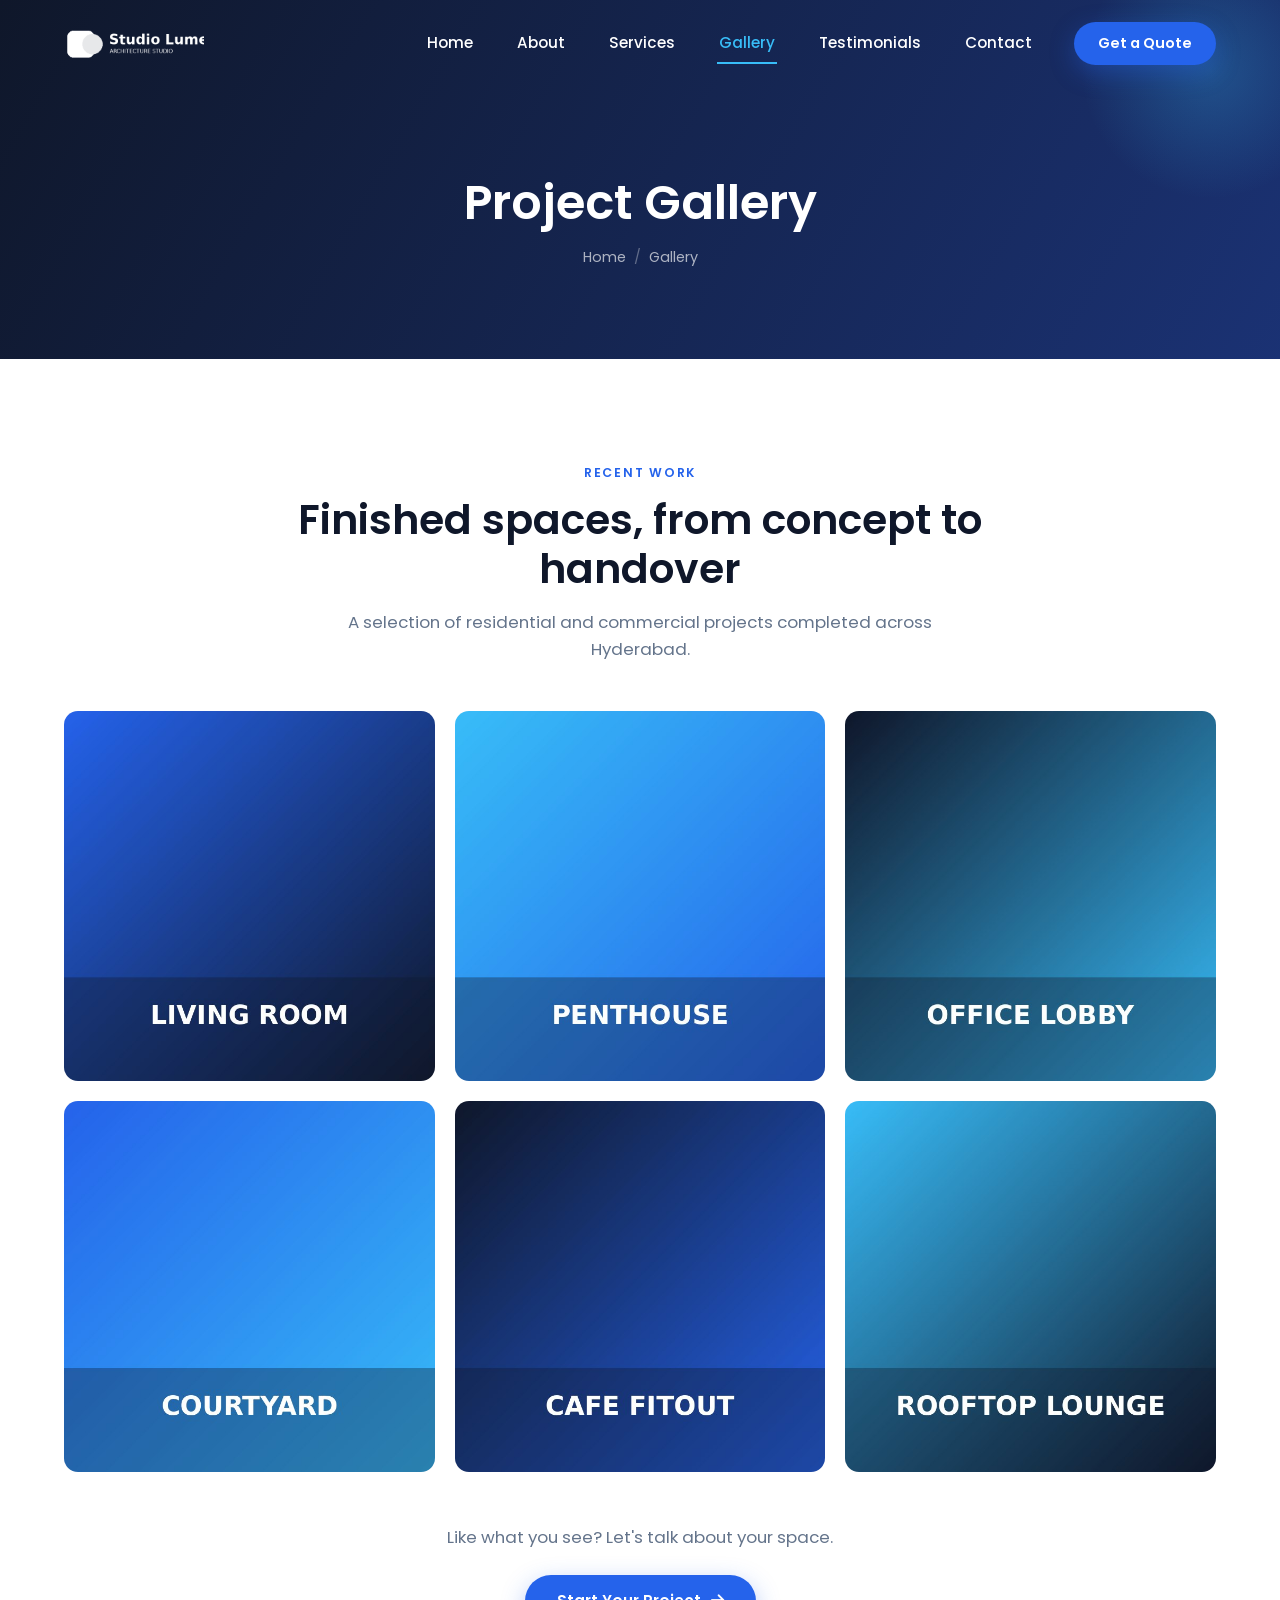
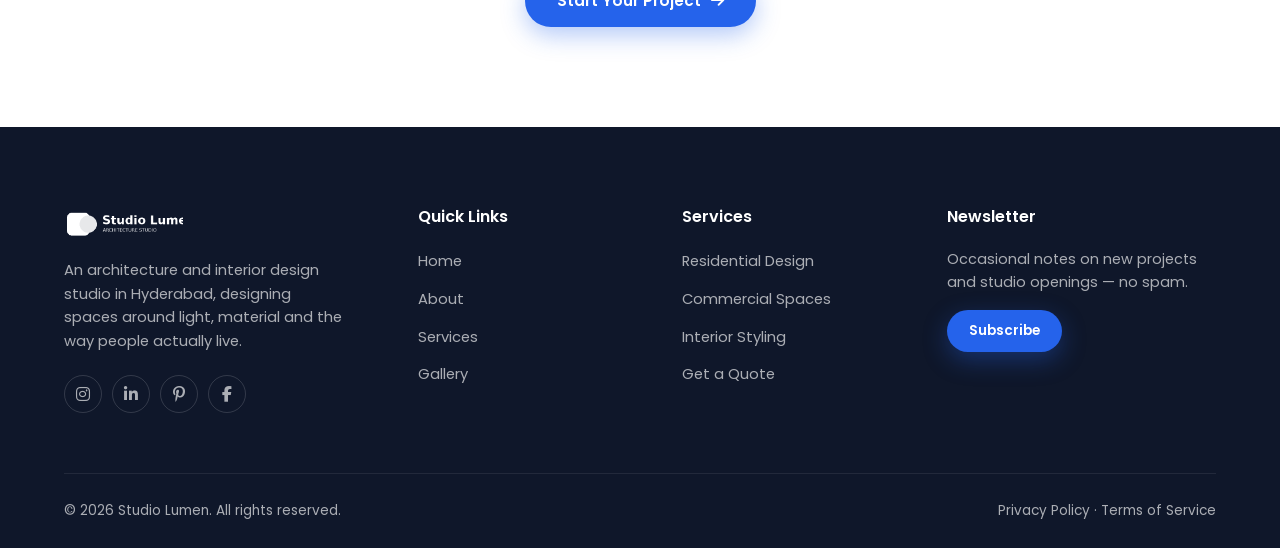
<file: Responsive-Landing-Page/Responsive-Landing-Page/gallery.html>
<!DOCTYPE html>
<html lang="en">
<head>
<meta charset="UTF-8">
<meta name="viewport" content="width=device-width, initial-scale=1.0">
<title>Gallery — Studio Lumen</title>
<meta name="description" content="Browse finished residential, commercial and interior design projects by Studio Lumen.">

<link rel="preconnect" href="https://fonts.googleapis.com">
<link rel="preconnect" href="https://fonts.gstatic.com" crossorigin>
<link href="https://fonts.googleapis.com/css2?family=Poppins:wght@300;400;500;600;700&display=swap" rel="stylesheet">
<link rel="stylesheet" href="https://cdnjs.cloudflare.com/ajax/libs/font-awesome/6.5.1/css/all.min.css">

<link rel="stylesheet" href="css/style.css">
<link rel="stylesheet" href="css/responsive.css">
<link rel="stylesheet" href="css/animations.css">
</head>
<body>

<div class="scroll-progress" id="scrollProgress"></div>

<header class="navbar" id="navbar">
  <div class="container nav-inner">
    <a href="index.html" class="nav-logo">
      <img src="images/logo.png" alt="Studio Lumen logo">
    </a>
    <nav class="nav-menu" id="navMenu">
      <a href="index.html" class="nav-link">Home</a>
      <a href="about.html" class="nav-link">About</a>
      <a href="services.html" class="nav-link">Services</a>
      <a href="gallery.html" class="nav-link active">Gallery</a>
      <a href="index.html#testimonials" class="nav-link">Testimonials</a>
      <a href="contact.html" class="nav-link">Contact</a>
      <a href="contact.html" class="btn btn-primary nav-cta">Get a Quote</a>
    </nav>
    <button class="hamburger" id="hamburger" aria-label="Toggle navigation menu" aria-expanded="false">
      <span></span><span></span><span></span>
    </button>
  </div>
</header>
<div class="mobile-nav-overlay" id="mobileOverlay"></div>

<main>

  <section class="page-header">
    <div class="container">
      <h1>Project Gallery</h1>
      <div class="breadcrumb">
        <a href="index.html">Home</a><span class="sep">/</span><span>Gallery</span>
      </div>
    </div>
  </section>

  <section class="gallery" id="gallery">
    <div class="container">
      <div class="section-header reveal">
        <span class="section-eyebrow">Recent Work</span>
        <h2 class="section-title">Finished spaces, from concept to handover</h2>
        <p class="section-subtitle">A selection of residential and commercial projects completed across Hyderabad.</p>
      </div>

      <div class="gallery-grid">
        <div class="gallery-item reveal-zoom">
          <img src="images/gallery1.jpg" alt="Living room interior design" loading="lazy">
          <div class="gallery-overlay"><h4>Jubilee Hills Residence — Living Room</h4></div>
        </div>
        <div class="gallery-item reveal-zoom">
          <img src="images/gallery2.jpg" alt="Penthouse interior design" loading="lazy">
          <div class="gallery-overlay"><h4>Banjara Hills Penthouse</h4></div>
        </div>
        <div class="gallery-item reveal-zoom">
          <img src="images/gallery3.jpg" alt="Office lobby interior design" loading="lazy">
          <div class="gallery-overlay"><h4>HITEC City Office Lobby</h4></div>
        </div>
        <div class="gallery-item reveal-zoom">
          <img src="images/gallery4.jpg" alt="Courtyard architecture design" loading="lazy">
          <div class="gallery-overlay"><h4>Shamirpet Villa Courtyard</h4></div>
        </div>
        <div class="gallery-item reveal-zoom">
          <img src="images/gallery5.jpg" alt="Cafe interior fit-out" loading="lazy">
          <div class="gallery-overlay"><h4>Gachibowli Cafe Fit-out</h4></div>
        </div>
        <div class="gallery-item reveal-zoom">
          <img src="images/gallery6.jpg" alt="Rooftop lounge design" loading="lazy">
          <div class="gallery-overlay"><h4>Madhapur Rooftop Lounge</h4></div>
        </div>
      </div>

      <div style="text-align:center; margin-top:52px;" class="reveal">
        <p class="section-subtitle" style="margin: 0 auto 24px;">Like what you see? Let's talk about your space.</p>
        <a href="contact.html" class="btn btn-primary">Start Your Project <i class="fa-solid fa-arrow-right"></i></a>
      </div>
    </div>
  </section>

</main>

<footer class="footer">
  <div class="container">
    <div class="footer-grid">
      <div class="footer-brand">
        <img src="images/logo.png" alt="Studio Lumen logo">
        <p>An architecture and interior design studio in Hyderabad, designing spaces around light, material and the way people actually live.</p>
        <div class="footer-social">
          <a href="#" aria-label="Instagram"><i class="fa-brands fa-instagram"></i></a>
          <a href="#" aria-label="LinkedIn"><i class="fa-brands fa-linkedin-in"></i></a>
          <a href="#" aria-label="Pinterest"><i class="fa-brands fa-pinterest-p"></i></a>
          <a href="#" aria-label="Facebook"><i class="fa-brands fa-facebook-f"></i></a>
        </div>
      </div>
      <div class="footer-col">
        <h4>Quick Links</h4>
        <ul>
          <li><a href="index.html">Home</a></li>
          <li><a href="about.html">About</a></li>
          <li><a href="services.html">Services</a></li>
          <li><a href="gallery.html">Gallery</a></li>
        </ul>
      </div>
      <div class="footer-col">
        <h4>Services</h4>
        <ul>
          <li><a href="services.html">Residential Design</a></li>
          <li><a href="services.html">Commercial Spaces</a></li>
          <li><a href="services.html">Interior Styling</a></li>
          <li><a href="contact.html">Get a Quote</a></li>
        </ul>
      </div>
      <div class="footer-col">
        <h4>Newsletter</h4>
        <p style="font-size:0.9rem; margin-bottom:16px;">Occasional notes on new projects and studio openings — no spam.</p>
        <a href="contact.html" class="btn btn-primary" style="padding:10px 22px; font-size:0.85rem;">Subscribe</a>
      </div>
    </div>
    <div class="container footer-bottom">
      <span>&copy; <span id="year"></span> Studio Lumen. All rights reserved.</span>
      <span><a href="#">Privacy Policy</a> &middot; <a href="#">Terms of Service</a></span>
    </div>
  </div>
</footer>

<button class="back-to-top" id="backToTop" aria-label="Back to top">
  <i class="fa-solid fa-arrow-up"></i>
</button>

<script src="js/script.js"></script>
<script src="js/scroll.js"></script>
<script>document.getElementById('year').textContent = new Date().getFullYear();</script>
</body>
</html>
</file>
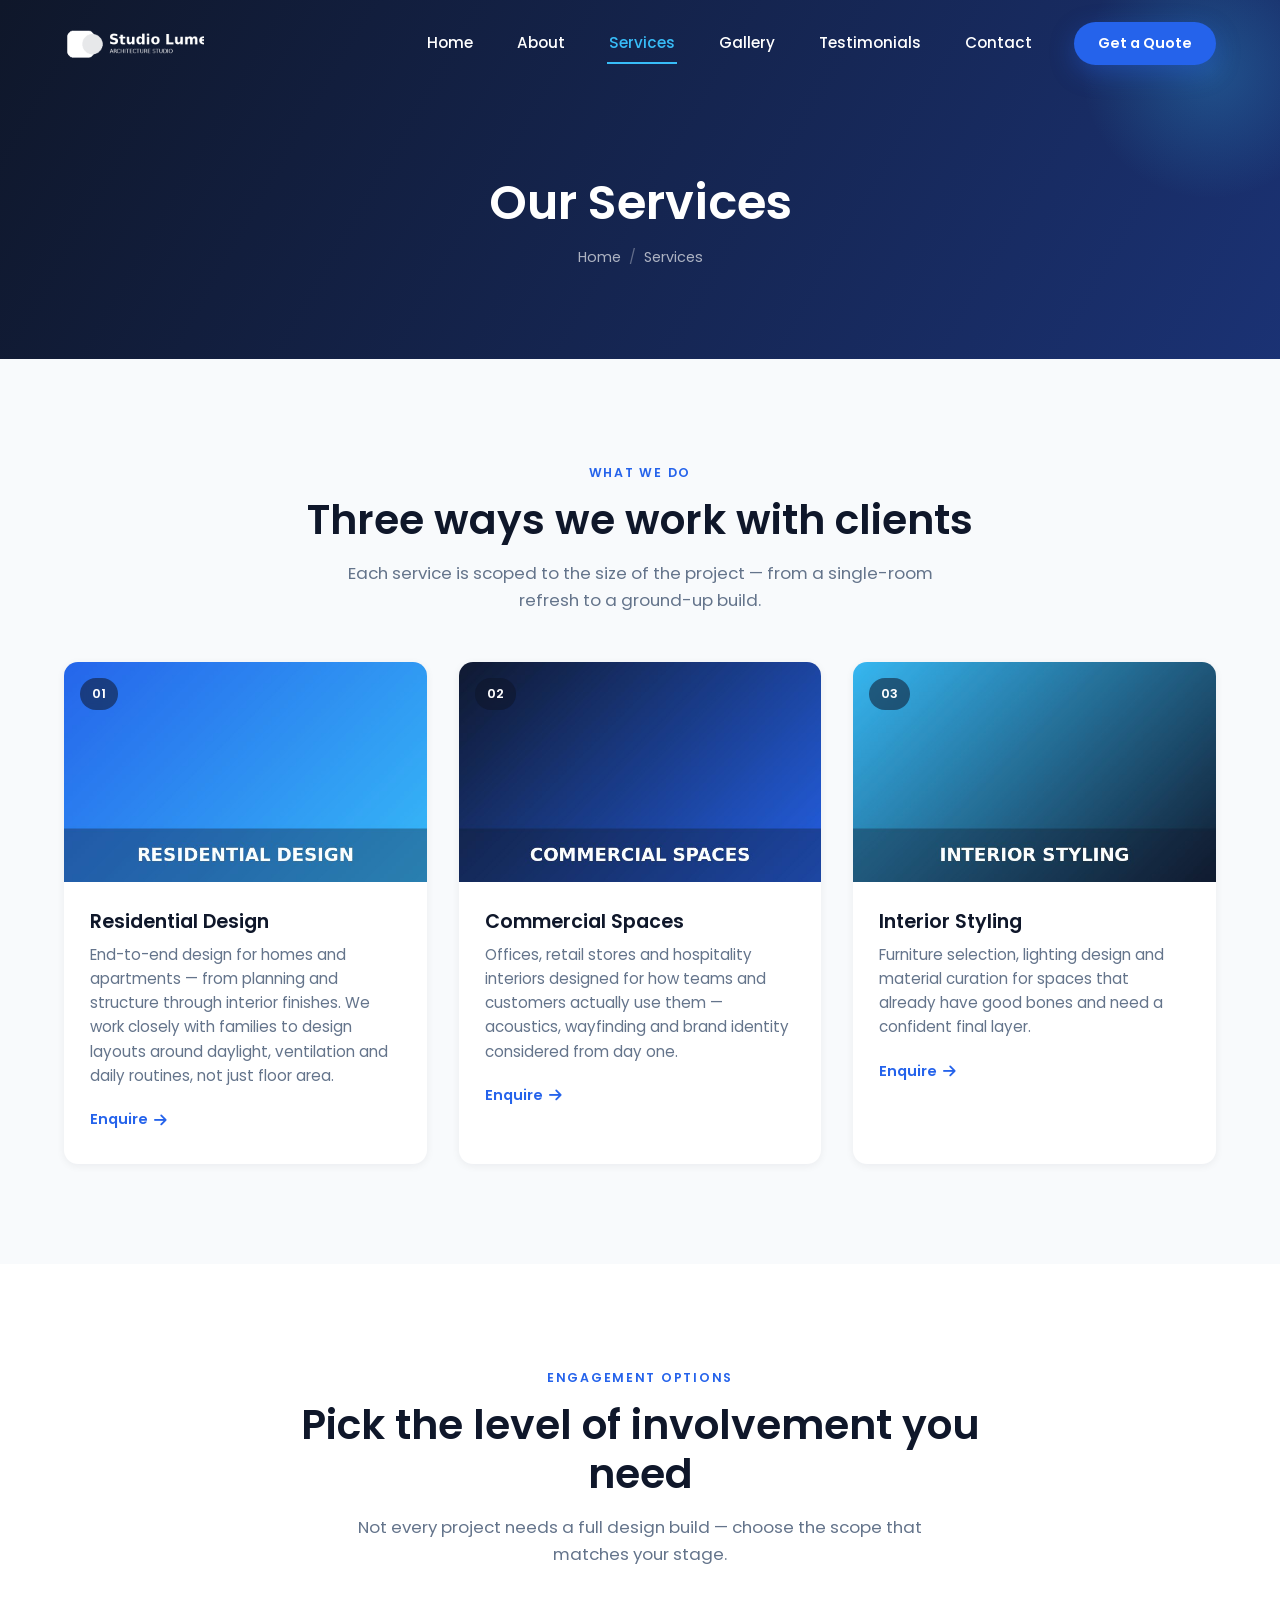
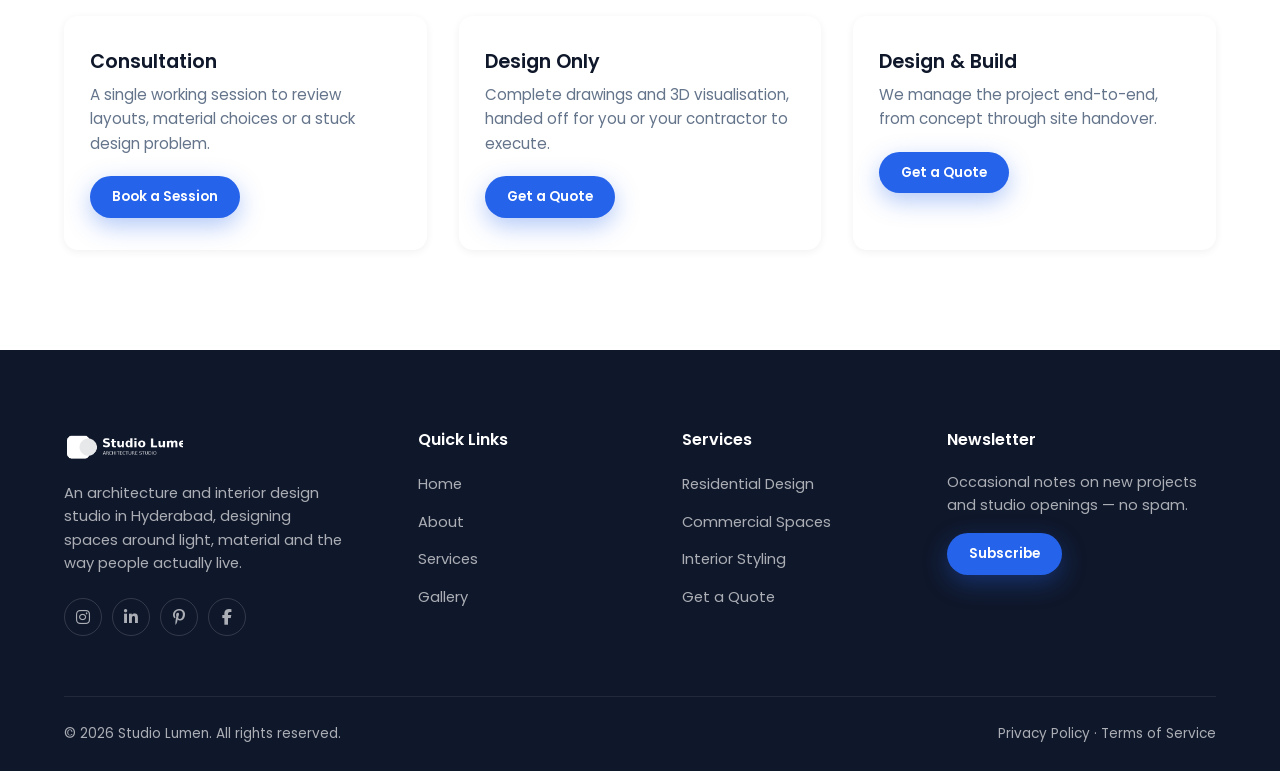
<file: Responsive-Landing-Page/Responsive-Landing-Page/services.html>
<!DOCTYPE html>
<html lang="en">
<head>
<meta charset="UTF-8">
<meta name="viewport" content="width=device-width, initial-scale=1.0">
<title>Services — Studio Lumen</title>
<meta name="description" content="Explore Studio Lumen's residential, commercial and interior styling services in Hyderabad.">

<link rel="preconnect" href="https://fonts.googleapis.com">
<link rel="preconnect" href="https://fonts.gstatic.com" crossorigin>
<link href="https://fonts.googleapis.com/css2?family=Poppins:wght@300;400;500;600;700&display=swap" rel="stylesheet">
<link rel="stylesheet" href="https://cdnjs.cloudflare.com/ajax/libs/font-awesome/6.5.1/css/all.min.css">

<link rel="stylesheet" href="css/style.css">
<link rel="stylesheet" href="css/responsive.css">
<link rel="stylesheet" href="css/animations.css">
</head>
<body>

<div class="scroll-progress" id="scrollProgress"></div>

<header class="navbar" id="navbar">
  <div class="container nav-inner">
    <a href="index.html" class="nav-logo">
      <img src="images/logo.png" alt="Studio Lumen logo">
    </a>
    <nav class="nav-menu" id="navMenu">
      <a href="index.html" class="nav-link">Home</a>
      <a href="about.html" class="nav-link">About</a>
      <a href="services.html" class="nav-link active">Services</a>
      <a href="gallery.html" class="nav-link">Gallery</a>
      <a href="index.html#testimonials" class="nav-link">Testimonials</a>
      <a href="contact.html" class="nav-link">Contact</a>
      <a href="contact.html" class="btn btn-primary nav-cta">Get a Quote</a>
    </nav>
    <button class="hamburger" id="hamburger" aria-label="Toggle navigation menu" aria-expanded="false">
      <span></span><span></span><span></span>
    </button>
  </div>
</header>
<div class="mobile-nav-overlay" id="mobileOverlay"></div>

<main>

  <section class="page-header">
    <div class="container">
      <h1>Our Services</h1>
      <div class="breadcrumb">
        <a href="index.html">Home</a><span class="sep">/</span><span>Services</span>
      </div>
    </div>
  </section>

  <section class="services" id="services">
    <div class="container">
      <div class="section-header reveal">
        <span class="section-eyebrow">What We Do</span>
        <h2 class="section-title">Three ways we work with clients</h2>
        <p class="section-subtitle">Each service is scoped to the size of the project — from a single-room refresh to a ground-up build.</p>
      </div>

      <div class="services-grid">
        <div class="service-card reveal">
          <div class="service-card-image">
            <span class="service-card-number">01</span>
            <img src="images/service1.jpg" alt="Residential design project" loading="lazy">
          </div>
          <div class="service-card-body">
            <h3>Residential Design</h3>
            <p>End-to-end design for homes and apartments — from planning and structure through interior finishes. We work closely with families to design layouts around daylight, ventilation and daily routines, not just floor area.</p>
            <a href="contact.html" class="service-card-link">Enquire <i class="fa-solid fa-arrow-right"></i></a>
          </div>
        </div>

        <div class="service-card reveal">
          <div class="service-card-image">
            <span class="service-card-number">02</span>
            <img src="images/service2.jpg" alt="Commercial space design project" loading="lazy">
          </div>
          <div class="service-card-body">
            <h3>Commercial Spaces</h3>
            <p>Offices, retail stores and hospitality interiors designed for how teams and customers actually use them — acoustics, wayfinding and brand identity considered from day one.</p>
            <a href="contact.html" class="service-card-link">Enquire <i class="fa-solid fa-arrow-right"></i></a>
          </div>
        </div>

        <div class="service-card reveal">
          <div class="service-card-image">
            <span class="service-card-number">03</span>
            <img src="images/service3.jpg" alt="Interior styling project" loading="lazy">
          </div>
          <div class="service-card-body">
            <h3>Interior Styling</h3>
            <p>Furniture selection, lighting design and material curation for spaces that already have good bones and need a confident final layer.</p>
            <a href="contact.html" class="service-card-link">Enquire <i class="fa-solid fa-arrow-right"></i></a>
          </div>
        </div>
      </div>
    </div>
  </section>

  <section class="about">
    <div class="container">
      <div class="section-header reveal">
        <span class="section-eyebrow">Engagement Options</span>
        <h2 class="section-title">Pick the level of involvement you need</h2>
        <p class="section-subtitle">Not every project needs a full design build — choose the scope that matches your stage.</p>
      </div>
      <div class="services-grid">
        <div class="service-card reveal">
          <div class="service-card-body" style="padding-top:34px;">
            <h3>Consultation</h3>
            <p style="margin-bottom:20px;">A single working session to review layouts, material choices or a stuck design problem.</p>
            <a href="contact.html" class="btn btn-primary" style="padding:10px 22px; font-size:0.85rem;">Book a Session</a>
          </div>
        </div>
        <div class="service-card reveal">
          <div class="service-card-body" style="padding-top:34px;">
            <h3>Design Only</h3>
            <p style="margin-bottom:20px;">Complete drawings and 3D visualisation, handed off for you or your contractor to execute.</p>
            <a href="contact.html" class="btn btn-primary" style="padding:10px 22px; font-size:0.85rem;">Get a Quote</a>
          </div>
        </div>
        <div class="service-card reveal">
          <div class="service-card-body" style="padding-top:34px;">
            <h3>Design &amp; Build</h3>
            <p style="margin-bottom:20px;">We manage the project end-to-end, from concept through site handover.</p>
            <a href="contact.html" class="btn btn-primary" style="padding:10px 22px; font-size:0.85rem;">Get a Quote</a>
          </div>
        </div>
      </div>
    </div>
  </section>

</main>

<footer class="footer">
  <div class="container">
    <div class="footer-grid">
      <div class="footer-brand">
        <img src="images/logo.png" alt="Studio Lumen logo">
        <p>An architecture and interior design studio in Hyderabad, designing spaces around light, material and the way people actually live.</p>
        <div class="footer-social">
          <a href="#" aria-label="Instagram"><i class="fa-brands fa-instagram"></i></a>
          <a href="#" aria-label="LinkedIn"><i class="fa-brands fa-linkedin-in"></i></a>
          <a href="#" aria-label="Pinterest"><i class="fa-brands fa-pinterest-p"></i></a>
          <a href="#" aria-label="Facebook"><i class="fa-brands fa-facebook-f"></i></a>
        </div>
      </div>
      <div class="footer-col">
        <h4>Quick Links</h4>
        <ul>
          <li><a href="index.html">Home</a></li>
          <li><a href="about.html">About</a></li>
          <li><a href="services.html">Services</a></li>
          <li><a href="gallery.html">Gallery</a></li>
        </ul>
      </div>
      <div class="footer-col">
        <h4>Services</h4>
        <ul>
          <li><a href="services.html">Residential Design</a></li>
          <li><a href="services.html">Commercial Spaces</a></li>
          <li><a href="services.html">Interior Styling</a></li>
          <li><a href="contact.html">Get a Quote</a></li>
        </ul>
      </div>
      <div class="footer-col">
        <h4>Newsletter</h4>
        <p style="font-size:0.9rem; margin-bottom:16px;">Occasional notes on new projects and studio openings — no spam.</p>
        <a href="contact.html" class="btn btn-primary" style="padding:10px 22px; font-size:0.85rem;">Subscribe</a>
      </div>
    </div>
    <div class="container footer-bottom">
      <span>&copy; <span id="year"></span> Studio Lumen. All rights reserved.</span>
      <span><a href="#">Privacy Policy</a> &middot; <a href="#">Terms of Service</a></span>
    </div>
  </div>
</footer>

<button class="back-to-top" id="backToTop" aria-label="Back to top">
  <i class="fa-solid fa-arrow-up"></i>
</button>

<script src="js/script.js"></script>
<script src="js/scroll.js"></script>
<script>document.getElementById('year').textContent = new Date().getFullYear();</script>
</body>
</html>
</file>
<file: Responsive-Landing-Page/Responsive-Landing-Page/css/style.css>
/* ==========================================================================
   Studio Lumen — Main Stylesheet
   Table of contents:
   1. Variables & Reset
   2. Base Typography
   3. Utility Classes
   4. Navbar
   5. Mobile Nav
   6. Hero
   7. About
   8. Services
   9. Gallery
   10. Testimonials
   11. Contact
   12. Footer
   13. Back to Top & Scroll Progress
   ========================================================================== */

/* -------------------- 1. Variables & Reset -------------------- */
:root {
  --color-primary: #2563EB;
  --color-secondary: #0F172A;
  --color-accent: #38BDF8;
  --color-bg: #F8FAFC;
  --color-text: #111827;
  --color-white: #FFFFFF;
  --color-muted: #64748B;
  --color-border: #E2E8F0;

  --font-primary: 'Poppins', sans-serif;

  --radius-sm: 8px;
  --radius-md: 14px;
  --radius-lg: 24px;

  --shadow-sm: 0 2px 8px rgba(15, 23, 42, 0.06);
  --shadow-md: 0 12px 30px rgba(15, 23, 42, 0.10);
  --shadow-lg: 0 20px 50px rgba(15, 23, 42, 0.16);

  --transition-fast: 0.2s ease;
  --transition-med: 0.4s cubic-bezier(0.4, 0, 0.2, 1);

  --navbar-height: 84px;
}

* {
  margin: 0;
  padding: 0;
  box-sizing: border-box;
}

html {
  scroll-behavior: smooth;
  scroll-padding-top: var(--navbar-height);
}

body {
  font-family: var(--font-primary);
  color: var(--color-text);
  background: var(--color-bg);
  overflow-x: hidden;
  line-height: 1.6;
}

img {
  max-width: 100%;
  display: block;
}

a {
  text-decoration: none;
  color: inherit;
}

ul {
  list-style: none;
}

button {
  font-family: var(--font-primary);
  cursor: pointer;
  border: none;
  background: none;
}

/* Focus visibility for accessibility */
a:focus-visible,
button:focus-visible,
input:focus-visible,
textarea:focus-visible {
  outline: 2px solid var(--color-accent);
  outline-offset: 3px;
}

::selection {
  background: var(--color-accent);
  color: var(--color-secondary);
}

/* -------------------- 2. Base Typography -------------------- */
h1, h2, h3, h4 {
  font-family: var(--font-primary);
  font-weight: 600;
  color: var(--color-secondary);
  line-height: 1.2;
}

.section-eyebrow {
  display: inline-block;
  font-size: 0.78rem;
  font-weight: 600;
  letter-spacing: 0.14em;
  text-transform: uppercase;
  color: var(--color-primary);
  margin-bottom: 12px;
}

.section-title {
  font-size: clamp(1.8rem, 3.2vw, 2.6rem);
  margin-bottom: 16px;
}

.section-subtitle {
  color: var(--color-muted);
  font-size: 1.05rem;
  max-width: 640px;
  margin-bottom: 48px;
}

.section-header {
  text-align: center;
  max-width: 700px;
  margin: 0 auto;
}

.section-header .section-subtitle {
  margin-left: auto;
  margin-right: auto;
}

/* -------------------- 3. Utility Classes -------------------- */
.container {
  width: 100%;
  max-width: 1200px;
  margin: 0 auto;
  padding: 0 24px;
}

section {
  padding: 100px 0;
}

.btn {
  position: relative;
  display: inline-flex;
  align-items: center;
  gap: 10px;
  padding: 14px 32px;
  border-radius: 50px;
  font-weight: 600;
  font-size: 0.95rem;
  overflow: hidden;
  transition: transform var(--transition-fast), box-shadow var(--transition-fast);
  isolation: isolate;
}

.btn-primary {
  background: var(--color-primary);
  color: var(--color-white);
  box-shadow: 0 8px 24px rgba(37, 99, 235, 0.35);
}

.btn-primary:hover {
  transform: translateY(-3px);
  box-shadow: 0 14px 30px rgba(37, 99, 235, 0.45);
}

.btn-outline {
  background: transparent;
  color: var(--color-white);
  border: 2px solid rgba(255, 255, 255, 0.5);
}

.btn-outline:hover {
  background: rgba(255, 255, 255, 0.12);
  border-color: var(--color-white);
  transform: translateY(-3px);
}

.btn-dark {
  background: var(--color-secondary);
  color: var(--color-white);
}

.btn-dark:hover {
  transform: translateY(-3px);
  box-shadow: var(--shadow-md);
}

/* Ripple effect */
.btn .ripple {
  position: absolute;
  border-radius: 50%;
  background: rgba(255, 255, 255, 0.5);
  transform: scale(0);
  animation: ripple-anim 0.6s linear;
  pointer-events: none;
  z-index: -1;
}

.btn-primary .ripple,
.btn-dark .ripple {
  background: rgba(255, 255, 255, 0.35);
}

/* Reveal-on-scroll targets (used with JS + animations.css) */
.reveal {
  opacity: 0;
}

/* -------------------- 4. Navbar -------------------- */
.navbar {
  position: fixed;
  top: 0;
  left: 0;
  width: 100%;
  z-index: 1000;
  padding: 22px 0;
  background: transparent;
  transition: background var(--transition-med), box-shadow var(--transition-med), padding var(--transition-med);
}

.navbar.scrolled {
  background: rgba(248, 250, 252, 0.92);
  backdrop-filter: blur(12px);
  box-shadow: var(--shadow-sm);
  padding: 12px 0;
}

.navbar .nav-inner {
  display: flex;
  align-items: center;
  justify-content: space-between;
}

.nav-logo {
  display: flex;
  align-items: center;
  gap: 10px;
}

.nav-logo img {
  height: 40px;
  width: auto;
  transition: filter var(--transition-med);
}

/* On transparent navbar over dark hero, brighten wordmark via filter trick */
.navbar:not(.scrolled) .nav-logo img {
  filter: brightness(0) invert(1);
}

.nav-menu {
  display: flex;
  align-items: center;
  gap: 40px;
}

.nav-link {
  position: relative;
  font-size: 0.95rem;
  font-weight: 500;
  color: var(--color-white);
  padding: 6px 2px;
  transition: color var(--transition-fast);
}

.navbar.scrolled .nav-link {
  color: var(--color-secondary);
}

.nav-link::after {
  content: '';
  position: absolute;
  left: 0;
  bottom: -2px;
  width: 0;
  height: 2px;
  background: var(--color-primary);
  transition: width var(--transition-med);
}

.navbar:not(.scrolled) .nav-link::after {
  background: var(--color-accent);
}

.nav-link:hover {
  color: var(--color-primary);
}

.navbar:not(.scrolled) .nav-link:hover {
  color: var(--color-accent);
}

.nav-link:hover::after,
.nav-link.active::after {
  width: 100%;
}

.nav-link.active {
  color: var(--color-primary);
}

.navbar:not(.scrolled) .nav-link.active {
  color: var(--color-accent);
}

.nav-cta {
  padding: 10px 24px;
  font-size: 0.9rem;
}

/* -------------------- 5. Mobile Nav -------------------- */
.hamburger {
  display: none;
  flex-direction: column;
  gap: 5px;
  width: 32px;
  height: 24px;
  z-index: 1100;
  position: relative;
}

.hamburger span {
  display: block;
  height: 2px;
  width: 100%;
  background: var(--color-white);
  border-radius: 2px;
  transition: transform var(--transition-med), opacity var(--transition-med), background var(--transition-med);
}

.navbar.scrolled .hamburger span {
  background: var(--color-secondary);
}

.hamburger.open span:nth-child(1) {
  transform: translateY(7px) rotate(45deg);
}

.hamburger.open span:nth-child(2) {
  opacity: 0;
}

.hamburger.open span:nth-child(3) {
  transform: translateY(-7px) rotate(-45deg);
}

.hamburger.open span {
  background: var(--color-secondary);
}

.mobile-nav-overlay {
  position: fixed;
  inset: 0;
  background: rgba(15, 23, 42, 0.5);
  opacity: 0;
  pointer-events: none;
  transition: opacity var(--transition-med);
  z-index: 1050;
}

.mobile-nav-overlay.active {
  opacity: 1;
  pointer-events: auto;
}

/* -------------------- 6. Hero -------------------- */
.hero {
  position: relative;
  min-height: 100vh;
  display: flex;
  align-items: center;
  background: linear-gradient(180deg, rgba(15,23,42,0.55) 0%, rgba(15,23,42,0.72) 100%), url('../images/hero.jpg') center/cover no-repeat;
  color: var(--color-white);
}

.hero-content {
  max-width: 720px;
}

.hero-eyebrow {
  display: inline-flex;
  align-items: center;
  gap: 8px;
  font-size: 0.8rem;
  letter-spacing: 0.14em;
  text-transform: uppercase;
  color: var(--color-accent);
  font-weight: 600;
  margin-bottom: 22px;
}

.hero-eyebrow::before {
  content: '';
  width: 24px;
  height: 2px;
  background: var(--color-accent);
}

.hero h1 {
  font-size: clamp(2.4rem, 6vw, 4.4rem);
  color: var(--color-white);
  margin-bottom: 22px;
  font-weight: 600;
}

.hero h1 em {
  font-style: normal;
  color: var(--color-accent);
}

.hero p {
  font-size: 1.15rem;
  color: rgba(255, 255, 255, 0.82);
  margin-bottom: 38px;
  max-width: 560px;
}

.hero-actions {
  display: flex;
  gap: 18px;
  flex-wrap: wrap;
}

.hero-stats {
  display: flex;
  gap: 48px;
  margin-top: 64px;
}

.hero-stats div strong {
  display: block;
  font-size: 1.9rem;
  color: var(--color-white);
}

.hero-stats div span {
  font-size: 0.85rem;
  color: rgba(255,255,255,0.65);
}

.scroll-cue {
  position: absolute;
  bottom: 36px;
  left: 50%;
  transform: translateX(-50%);
  display: flex;
  flex-direction: column;
  align-items: center;
  gap: 8px;
  color: rgba(255,255,255,0.7);
  font-size: 0.75rem;
  letter-spacing: 0.08em;
  text-transform: uppercase;
}

.scroll-cue .line {
  width: 1px;
  height: 34px;
  background: rgba(255,255,255,0.5);
  overflow: hidden;
  position: relative;
}

.scroll-cue .line::after {
  content: '';
  position: absolute;
  top: -100%;
  left: 0;
  width: 100%;
  height: 100%;
  background: var(--color-accent);
  animation: scroll-line 1.8s ease-in-out infinite;
}

/* -------------------- 7. About -------------------- */
.about {
  background: var(--color-white);
}

.about-grid {
  display: grid;
  grid-template-columns: 0.9fr 1.1fr;
  gap: 64px;
  align-items: center;
}

.about-image-wrap {
  position: relative;
}

.about-image-wrap img {
  border-radius: var(--radius-lg);
  box-shadow: var(--shadow-lg);
}

.about-badge {
  position: absolute;
  bottom: -24px;
  right: -24px;
  background: var(--color-primary);
  color: var(--color-white);
  padding: 22px 26px;
  border-radius: var(--radius-md);
  box-shadow: var(--shadow-md);
}

.about-badge strong {
  display: block;
  font-size: 1.8rem;
}

.about-badge span {
  font-size: 0.78rem;
  opacity: 0.85;
}

.about-list {
  display: grid;
  gap: 18px;
  margin: 28px 0 34px;
}

.about-list li {
  display: flex;
  align-items: flex-start;
  gap: 14px;
  color: var(--color-muted);
}

.about-list li i {
  color: var(--color-primary);
  margin-top: 4px;
}

/* -------------------- 8. Services -------------------- */
.services {
  background: var(--color-bg);
}

.services-grid {
  display: grid;
  grid-template-columns: repeat(3, 1fr);
  gap: 32px;
}

.service-card {
  background: var(--color-white);
  border-radius: var(--radius-md);
  overflow: hidden;
  box-shadow: var(--shadow-sm);
  transition: transform var(--transition-med), box-shadow var(--transition-med);
}

.service-card:hover {
  transform: translateY(-10px);
  box-shadow: var(--shadow-lg);
}

.service-card-image {
  position: relative;
  overflow: hidden;
  height: 220px;
}

.service-card-image img {
  width: 100%;
  height: 100%;
  object-fit: cover;
  transition: transform 0.6s ease;
}

.service-card:hover .service-card-image img {
  transform: scale(1.1);
}

.service-card-number {
  position: absolute;
  top: 16px;
  left: 16px;
  background: rgba(15, 23, 42, 0.55);
  color: var(--color-white);
  font-size: 0.8rem;
  font-weight: 600;
  padding: 6px 12px;
  border-radius: 20px;
  backdrop-filter: blur(4px);
}

.service-card-body {
  padding: 28px 26px 32px;
}

.service-card-body h3 {
  font-size: 1.2rem;
  margin-bottom: 10px;
}

.service-card-body p {
  color: var(--color-muted);
  font-size: 0.95rem;
  margin-bottom: 18px;
}

.service-card-link {
  font-size: 0.9rem;
  font-weight: 600;
  color: var(--color-primary);
  display: inline-flex;
  align-items: center;
  gap: 6px;
}

.service-card-link i {
  transition: transform var(--transition-fast);
}

.service-card-link:hover i {
  transform: translateX(4px);
}

/* -------------------- 9. Gallery -------------------- */
.gallery {
  background: var(--color-white);
}

.gallery-grid {
  display: grid;
  grid-template-columns: repeat(3, 1fr);
  gap: 20px;
}

.gallery-item {
  position: relative;
  border-radius: var(--radius-md);
  overflow: hidden;
  aspect-ratio: 1 / 1;
  cursor: pointer;
}

.gallery-item img {
  width: 100%;
  height: 100%;
  object-fit: cover;
  transition: transform 0.6s ease;
}

.gallery-item:hover img {
  transform: scale(1.15);
}

.gallery-overlay {
  position: absolute;
  inset: 0;
  background: linear-gradient(0deg, rgba(15,23,42,0.85) 0%, rgba(15,23,42,0.1) 60%);
  display: flex;
  align-items: flex-end;
  padding: 22px;
  opacity: 0;
  transition: opacity var(--transition-med);
}

.gallery-item:hover .gallery-overlay {
  opacity: 1;
}

.gallery-overlay h4 {
  color: var(--color-white);
  font-size: 1rem;
}

/* -------------------- 10. Testimonials -------------------- */
.testimonials {
  background: var(--color-secondary);
  color: var(--color-white);
}

.testimonials .section-title,
.testimonials .section-eyebrow {
  color: var(--color-white);
}

.testimonials .section-eyebrow {
  color: var(--color-accent);
}

.testimonials .section-subtitle {
  color: rgba(255,255,255,0.65);
}

.testimonial-grid {
  display: grid;
  grid-template-columns: repeat(3, 1fr);
  gap: 28px;
}

.testimonial-card {
  background: rgba(255, 255, 255, 0.05);
  border: 1px solid rgba(255, 255, 255, 0.1);
  border-radius: var(--radius-md);
  padding: 32px 28px;
  transition: transform var(--transition-med), background var(--transition-med);
}

.testimonial-card:hover {
  transform: translateY(-8px);
  background: rgba(255, 255, 255, 0.08);
}

.testimonial-stars {
  color: var(--color-accent);
  margin-bottom: 18px;
  font-size: 0.9rem;
}

.testimonial-card p {
  color: rgba(255,255,255,0.8);
  margin-bottom: 24px;
  font-size: 0.98rem;
}

.testimonial-author {
  display: flex;
  align-items: center;
  gap: 14px;
}

.testimonial-avatar {
  width: 46px;
  height: 46px;
  border-radius: 50%;
  background: var(--color-primary);
  display: flex;
  align-items: center;
  justify-content: center;
  font-weight: 600;
  flex-shrink: 0;
}

.testimonial-author strong {
  display: block;
  font-size: 0.95rem;
  color: var(--color-white);
}

.testimonial-author span {
  font-size: 0.8rem;
  color: rgba(255,255,255,0.55);
}

/* -------------------- 11. Contact -------------------- */
.contact {
  background: var(--color-bg);
}

.contact-grid {
  display: grid;
  grid-template-columns: 0.8fr 1.2fr;
  gap: 56px;
}

.contact-info-card {
  background: var(--color-secondary);
  color: var(--color-white);
  border-radius: var(--radius-lg);
  padding: 44px 36px;
  height: fit-content;
}

.contact-info-card h3 {
  color: var(--color-white);
  margin-bottom: 14px;
}

.contact-info-card > p {
  color: rgba(255,255,255,0.65);
  margin-bottom: 32px;
  font-size: 0.95rem;
}

.contact-info-item {
  display: flex;
  gap: 16px;
  align-items: flex-start;
  margin-bottom: 26px;
}

.contact-info-item i {
  width: 42px;
  height: 42px;
  flex-shrink: 0;
  border-radius: 50%;
  background: rgba(56, 189, 248, 0.15);
  color: var(--color-accent);
  display: flex;
  align-items: center;
  justify-content: center;
}

.contact-info-item strong {
  display: block;
  font-size: 0.9rem;
  color: var(--color-white);
}

.contact-info-item span {
  font-size: 0.88rem;
  color: rgba(255,255,255,0.6);
}

.contact-social {
  display: flex;
  gap: 12px;
  margin-top: 8px;
}

.contact-social a {
  width: 40px;
  height: 40px;
  border-radius: 50%;
  border: 1px solid rgba(255,255,255,0.2);
  display: flex;
  align-items: center;
  justify-content: center;
  transition: background var(--transition-fast), transform var(--transition-fast), border-color var(--transition-fast);
}

.contact-social a:hover {
  background: var(--color-accent);
  border-color: var(--color-accent);
  color: var(--color-secondary);
  transform: translateY(-3px);
}

.contact-form-wrap {
  background: var(--color-white);
  border-radius: var(--radius-lg);
  padding: 44px;
  box-shadow: var(--shadow-md);
}

.form-row {
  display: grid;
  grid-template-columns: 1fr 1fr;
  gap: 20px;
}

.form-group {
  margin-bottom: 22px;
  position: relative;
}

.form-group label {
  display: block;
  font-size: 0.85rem;
  font-weight: 600;
  margin-bottom: 8px;
  color: var(--color-secondary);
}

.form-group input,
.form-group textarea {
  width: 100%;
  padding: 14px 16px;
  border: 1.5px solid var(--color-border);
  border-radius: var(--radius-sm);
  font-family: var(--font-primary);
  font-size: 0.95rem;
  color: var(--color-text);
  background: var(--color-bg);
  transition: border-color var(--transition-fast), box-shadow var(--transition-fast);
}

.form-group textarea {
  resize: vertical;
  min-height: 130px;
}

.form-group input:focus,
.form-group textarea:focus {
  outline: none;
  border-color: var(--color-primary);
  box-shadow: 0 0 0 4px rgba(37, 99, 235, 0.12);
}

.form-group.error input,
.form-group.error textarea {
  border-color: #EF4444;
}

.error-message {
  color: #EF4444;
  font-size: 0.78rem;
  margin-top: 6px;
  display: none;
}

.form-group.error .error-message {
  display: block;
}

.form-success {
  display: none;
  align-items: center;
  gap: 12px;
  background: rgba(34, 197, 94, 0.1);
  border: 1px solid rgba(34, 197, 94, 0.3);
  color: #15803D;
  padding: 16px 20px;
  border-radius: var(--radius-sm);
  margin-bottom: 22px;
  font-size: 0.9rem;
  font-weight: 500;
}

.form-success.show {
  display: flex;
}

.form-success i {
  font-size: 1.2rem;
}

/* -------------------- 12. Footer -------------------- */
.footer {
  background: var(--color-secondary);
  color: rgba(255,255,255,0.65);
  padding-top: 80px;
}

.footer-grid {
  display: grid;
  grid-template-columns: 1.4fr 1fr 1fr 1.2fr;
  gap: 40px;
  padding-bottom: 60px;
  border-bottom: 1px solid rgba(255,255,255,0.08);
}

.footer-brand img {
  height: 34px;
  filter: brightness(0) invert(1);
  margin-bottom: 18px;
}

.footer-brand p {
  font-size: 0.92rem;
  max-width: 280px;
  margin-bottom: 22px;
}

.footer-social {
  display: flex;
  gap: 10px;
}

.footer-social a {
  width: 38px;
  height: 38px;
  border-radius: 50%;
  border: 1px solid rgba(255,255,255,0.15);
  display: flex;
  align-items: center;
  justify-content: center;
  transition: background var(--transition-fast), transform var(--transition-fast);
}

.footer-social a:hover {
  background: var(--color-primary);
  transform: translateY(-3px);
}

.footer-col h4 {
  color: var(--color-white);
  font-size: 1rem;
  margin-bottom: 22px;
}

.footer-col ul li {
  margin-bottom: 12px;
}

.footer-col ul li a {
  font-size: 0.92rem;
  transition: color var(--transition-fast), padding-left var(--transition-fast);
}

.footer-col ul li a:hover {
  color: var(--color-accent);
  padding-left: 4px;
}

.footer-bottom {
  display: flex;
  justify-content: space-between;
  align-items: center;
  padding: 26px 0;
  font-size: 0.85rem;
  flex-wrap: wrap;
  gap: 10px;
}

.footer-bottom a:hover {
  color: var(--color-accent);
}

/* -------------------- 13. Back to Top & Scroll Progress -------------------- */
.scroll-progress {
  position: fixed;
  top: 0;
  left: 0;
  height: 3px;
  width: 0%;
  background: linear-gradient(90deg, var(--color-primary), var(--color-accent));
  z-index: 1200;
  transition: width 0.1s linear;
}

.back-to-top {
  position: fixed;
  bottom: 32px;
  right: 32px;
  width: 50px;
  height: 50px;
  border-radius: 50%;
  background: var(--color-primary);
  color: var(--color-white);
  display: flex;
  align-items: center;
  justify-content: center;
  font-size: 1.1rem;
  box-shadow: var(--shadow-md);
  opacity: 0;
  visibility: hidden;
  transform: translateY(16px);
  transition: opacity var(--transition-med), transform var(--transition-med), background var(--transition-fast);
  z-index: 900;
}

.back-to-top.visible {
  opacity: 1;
  visibility: visible;
  transform: translateY(0);
}

.back-to-top:hover {
  background: var(--color-secondary);
}

/* -------------------- Page Header (inner pages) -------------------- */
.page-header {
  position: relative;
  padding: calc(var(--navbar-height) + 90px) 0 90px;
  background: linear-gradient(120deg, var(--color-secondary), #1E3A8A 130%);
  color: var(--color-white);
  text-align: center;
  overflow: hidden;
}

.page-header::before {
  content: '';
  position: absolute;
  top: -60px;
  right: -60px;
  width: 260px;
  height: 260px;
  background: radial-gradient(circle, rgba(56,189,248,0.25), transparent 70%);
}

.page-header h1 {
  color: var(--color-white);
  font-size: clamp(2rem, 4.5vw, 3rem);
  margin-bottom: 14px;
}

.breadcrumb {
  display: flex;
  justify-content: center;
  gap: 8px;
  font-size: 0.9rem;
  color: rgba(255,255,255,0.65);
}

.breadcrumb a:hover {
  color: var(--color-accent);
}

.breadcrumb .sep {
  opacity: 0.5;
}
</file>
<file: Responsive-Landing-Page/Responsive-Landing-Page/css/responsive.css>
/* ==========================================================================
   Responsive Rules
   Breakpoints: Laptop (1200px), Tablet (992px), Small Tablet (768px), Mobile (480px)
   ========================================================================== */

/* -------------------- Laptop / small desktop -------------------- */
@media (max-width: 1200px) {
  .container {
    padding: 0 32px;
  }

  .hero-stats {
    gap: 32px;
  }

  .footer-grid {
    grid-template-columns: 1.2fr 1fr 1fr;
  }

  .footer-col:nth-child(4) {
    grid-column: 1 / -1;
  }
}

/* -------------------- Tablet -------------------- */
@media (max-width: 992px) {
  section {
    padding: 80px 0;
  }

  .about-grid {
    grid-template-columns: 1fr;
    gap: 48px;
  }

  .about-image-wrap {
    max-width: 480px;
    margin: 0 auto;
  }

  .services-grid {
    grid-template-columns: repeat(2, 1fr);
  }

  .gallery-grid {
    grid-template-columns: repeat(2, 1fr);
  }

  .testimonial-grid {
    grid-template-columns: repeat(2, 1fr);
  }

  .contact-grid {
    grid-template-columns: 1fr;
  }

  .contact-info-card {
    order: 2;
  }

  .footer-grid {
    grid-template-columns: 1fr 1fr;
    gap: 36px;
  }

  .footer-col:nth-child(4) {
    grid-column: auto;
  }
}

/* -------------------- Small Tablet / Nav collapse -------------------- */
@media (max-width: 860px) {
  .hamburger {
    display: flex;
  }

  .nav-menu {
    position: fixed;
    top: 0;
    right: -100%;
    width: min(320px, 82%);
    height: 100vh;
    background: var(--color-white);
    flex-direction: column;
    align-items: flex-start;
    justify-content: flex-start;
    gap: 8px;
    padding: 110px 36px 40px;
    box-shadow: -10px 0 40px rgba(15, 23, 42, 0.18);
    transition: right var(--transition-med);
    z-index: 1080;
  }

  .nav-menu.active {
    right: 0;
  }

  .nav-menu .nav-link {
    color: var(--color-secondary) !important;
    font-size: 1.05rem;
    width: 100%;
    padding: 12px 0;
    border-bottom: 1px solid var(--color-border);
  }

  .nav-menu .nav-link::after {
    display: none;
  }

  .nav-menu .nav-cta {
    margin-top: 18px;
    width: 100%;
    justify-content: center;
    background: var(--color-primary);
    color: var(--color-white) !important;
    border: none;
  }

  .navbar:not(.scrolled) .nav-logo img {
    filter: none;
  }

  .navbar .nav-logo img {
    filter: none;
  }
}

/* -------------------- Mobile (large) -------------------- */
@media (max-width: 768px) {
  section {
    padding: 64px 0;
  }

  .hero {
    text-align: left;
  }

  .hero-stats {
    gap: 24px;
    flex-wrap: wrap;
  }

  .services-grid {
    grid-template-columns: 1fr;
  }

  .gallery-grid {
    grid-template-columns: repeat(2, 1fr);
    gap: 14px;
  }

  .testimonial-grid {
    grid-template-columns: 1fr;
  }

  .form-row {
    grid-template-columns: 1fr;
  }

  .contact-form-wrap {
    padding: 30px 24px;
  }

  .contact-info-card {
    padding: 32px 26px;
  }

  .footer-grid {
    grid-template-columns: 1fr;
    gap: 34px;
    text-align: left;
  }

  .about-badge {
    right: 12px;
    bottom: -18px;
    padding: 16px 18px;
  }
}

/* -------------------- Mobile (small) -------------------- */
@media (max-width: 480px) {
  .container {
    padding: 0 20px;
  }

  .hero h1 {
    font-size: 2.2rem;
  }

  .hero p {
    font-size: 1rem;
  }

  .hero-actions {
    flex-direction: column;
    align-items: stretch;
  }

  .btn {
    justify-content: center;
    width: 100%;
  }

  .hero-actions .btn {
    width: auto;
  }

  .gallery-grid {
    grid-template-columns: 1fr;
  }

  .about-badge {
    position: static;
    margin-top: 16px;
    display: inline-block;
  }

  .back-to-top {
    right: 18px;
    bottom: 18px;
    width: 44px;
    height: 44px;
  }

  .footer-bottom {
    flex-direction: column;
    text-align: center;
  }

  .page-header {
    padding: calc(var(--navbar-height) + 60px) 0 60px;
  }
}

/* Prevent any horizontal overflow globally */
html, body {
  max-width: 100%;
}
</file>
<file: Responsive-Landing-Page/Responsive-Landing-Page/css/animations.css>
/* ==========================================================================
   Animations
   All motion effects live here: keyframes + reveal-on-scroll states.
   ========================================================================== */

/* -------------------- Reveal on scroll (driven by scroll.js adding .in-view) -------------------- */
.reveal {
  opacity: 0;
  transform: translateY(36px);
  transition: opacity 0.8s cubic-bezier(0.16, 1, 0.3, 1), transform 0.8s cubic-bezier(0.16, 1, 0.3, 1);
}

.reveal.in-view {
  opacity: 1;
  transform: translateY(0);
}

.reveal-zoom {
  opacity: 0;
  transform: scale(0.92);
  transition: opacity 0.7s ease, transform 0.7s ease;
}

.reveal-zoom.in-view {
  opacity: 1;
  transform: scale(1);
}

.reveal-left {
  opacity: 0;
  transform: translateX(-48px);
  transition: opacity 0.8s cubic-bezier(0.16, 1, 0.3, 1), transform 0.8s cubic-bezier(0.16, 1, 0.3, 1);
}

.reveal-left.in-view {
  opacity: 1;
  transform: translateX(0);
}

.reveal-right {
  opacity: 0;
  transform: translateX(48px);
  transition: opacity 0.8s cubic-bezier(0.16, 1, 0.3, 1), transform 0.8s cubic-bezier(0.16, 1, 0.3, 1);
}

.reveal-right.in-view {
  opacity: 1;
  transform: translateX(0);
}

/* Stagger children utility: add [data-stagger] to a container, children get delays via JS-set --d var, fallback nth-child */
.reveal[data-stagger] {
  transition-delay: var(--d, 0s);
}

/* -------------------- Hero entrance sequence -------------------- */
@keyframes fade-up {
  from { opacity: 0; transform: translateY(28px); }
  to   { opacity: 1; transform: translateY(0); }
}

.hero-eyebrow {
  animation: fade-up 0.7s cubic-bezier(0.16,1,0.3,1) 0.1s both;
}

.hero h1 {
  animation: fade-up 0.8s cubic-bezier(0.16,1,0.3,1) 0.25s both;
}

.hero p {
  animation: fade-up 0.8s cubic-bezier(0.16,1,0.3,1) 0.4s both;
}

.hero-actions {
  animation: fade-up 0.8s cubic-bezier(0.16,1,0.3,1) 0.55s both;
}

.hero-stats {
  animation: fade-up 0.8s cubic-bezier(0.16,1,0.3,1) 0.7s both;
}

/* -------------------- Scroll cue -------------------- */
@keyframes scroll-line {
  0%   { top: -100%; }
  50%  { top: 0%; }
  100% { top: 100%; }
}

/* -------------------- Button ripple -------------------- */
@keyframes ripple-anim {
  to {
    transform: scale(3.2);
    opacity: 0;
  }
}

/* -------------------- Card float / lift already handled via transform transitions in style.css -------------------- */

/* -------------------- Loading page fade-in -------------------- */
@keyframes page-fade-in {
  from { opacity: 0; }
  to   { opacity: 1; }
}

body {
  animation: page-fade-in 0.5s ease;
}

/* -------------------- Logo pulse on hover -------------------- */
@keyframes soft-pulse {
  0%, 100% { transform: scale(1); }
  50% { transform: scale(1.06); }
}

.nav-logo:hover img {
  animation: soft-pulse 0.6s ease;
}

/* -------------------- Reduced motion support -------------------- */
@media (prefers-reduced-motion: reduce) {
  *, *::before, *::after {
    animation-duration: 0.001ms !important;
    animation-iteration-count: 1 !important;
    transition-duration: 0.001ms !important;
    scroll-behavior: auto !important;
  }

  .reveal, .reveal-zoom, .reveal-left, .reveal-right {
    opacity: 1 !important;
    transform: none !important;
  }
}
</file>
